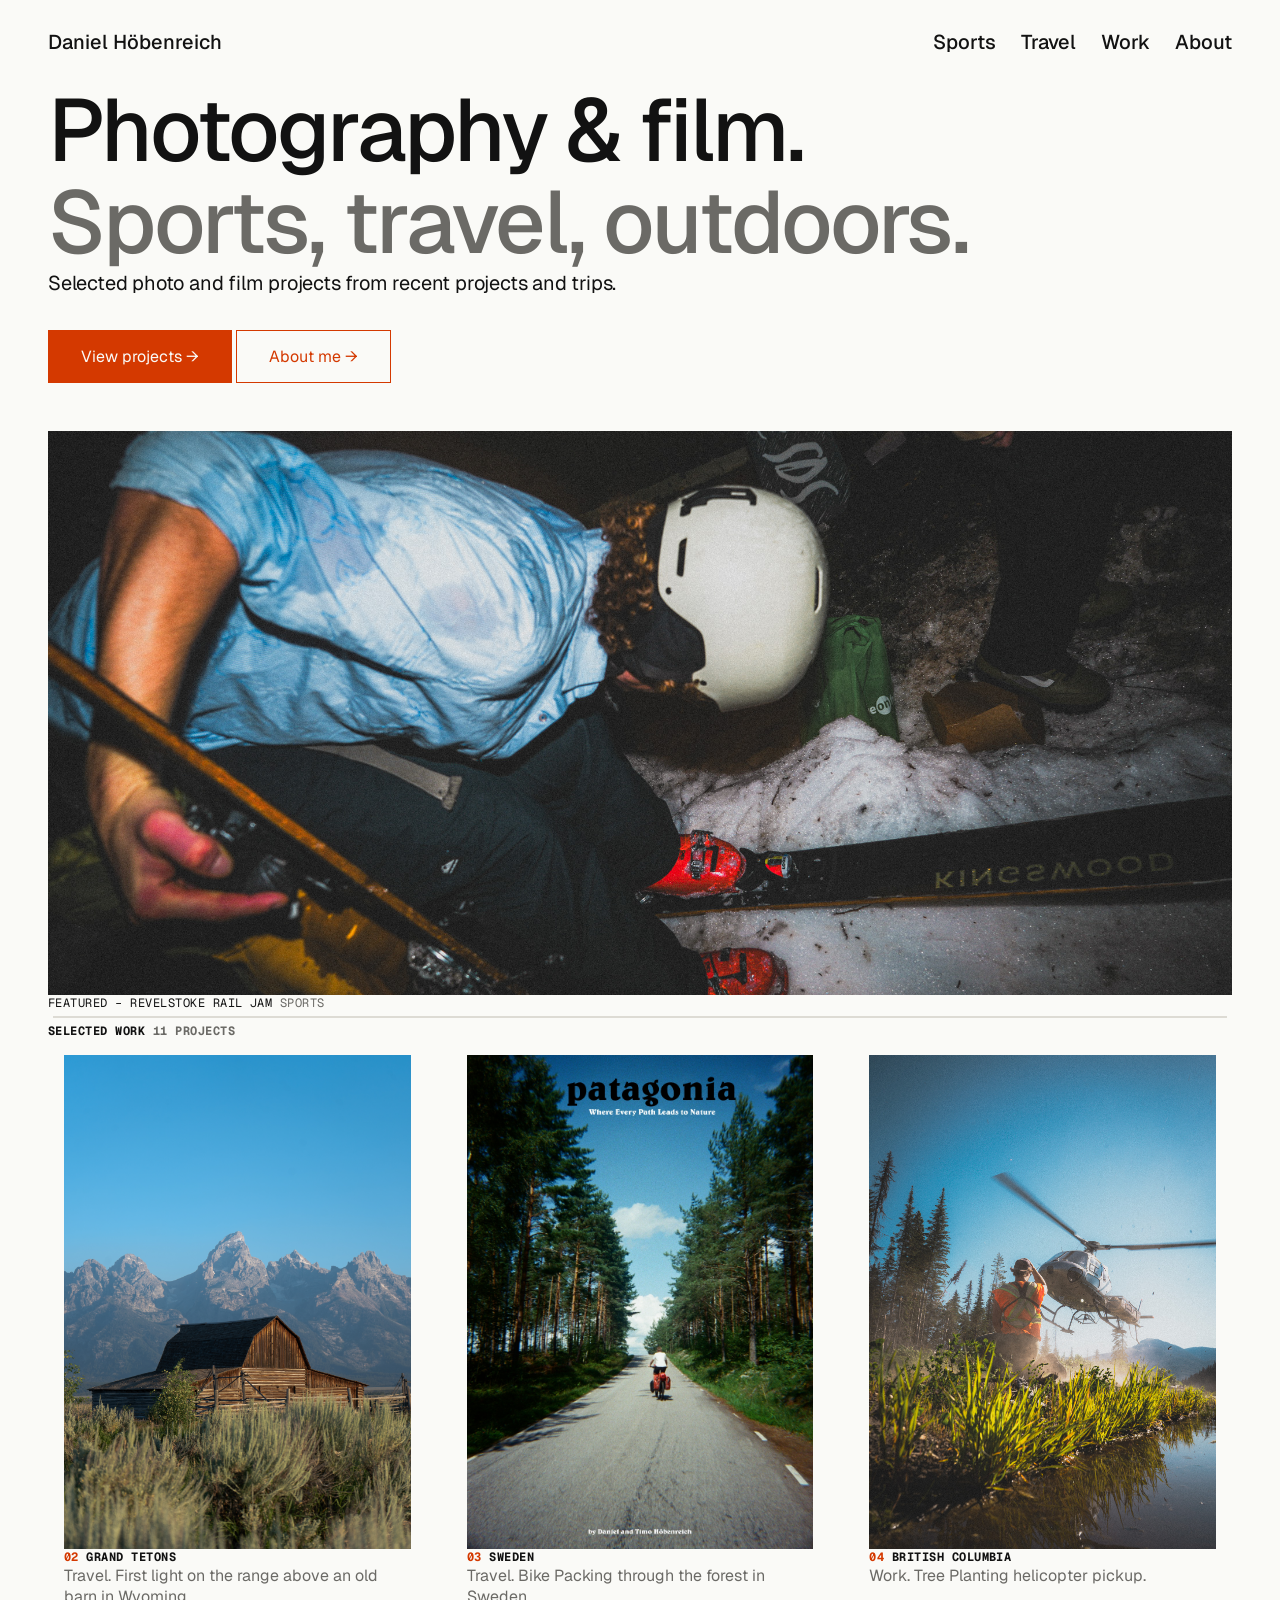
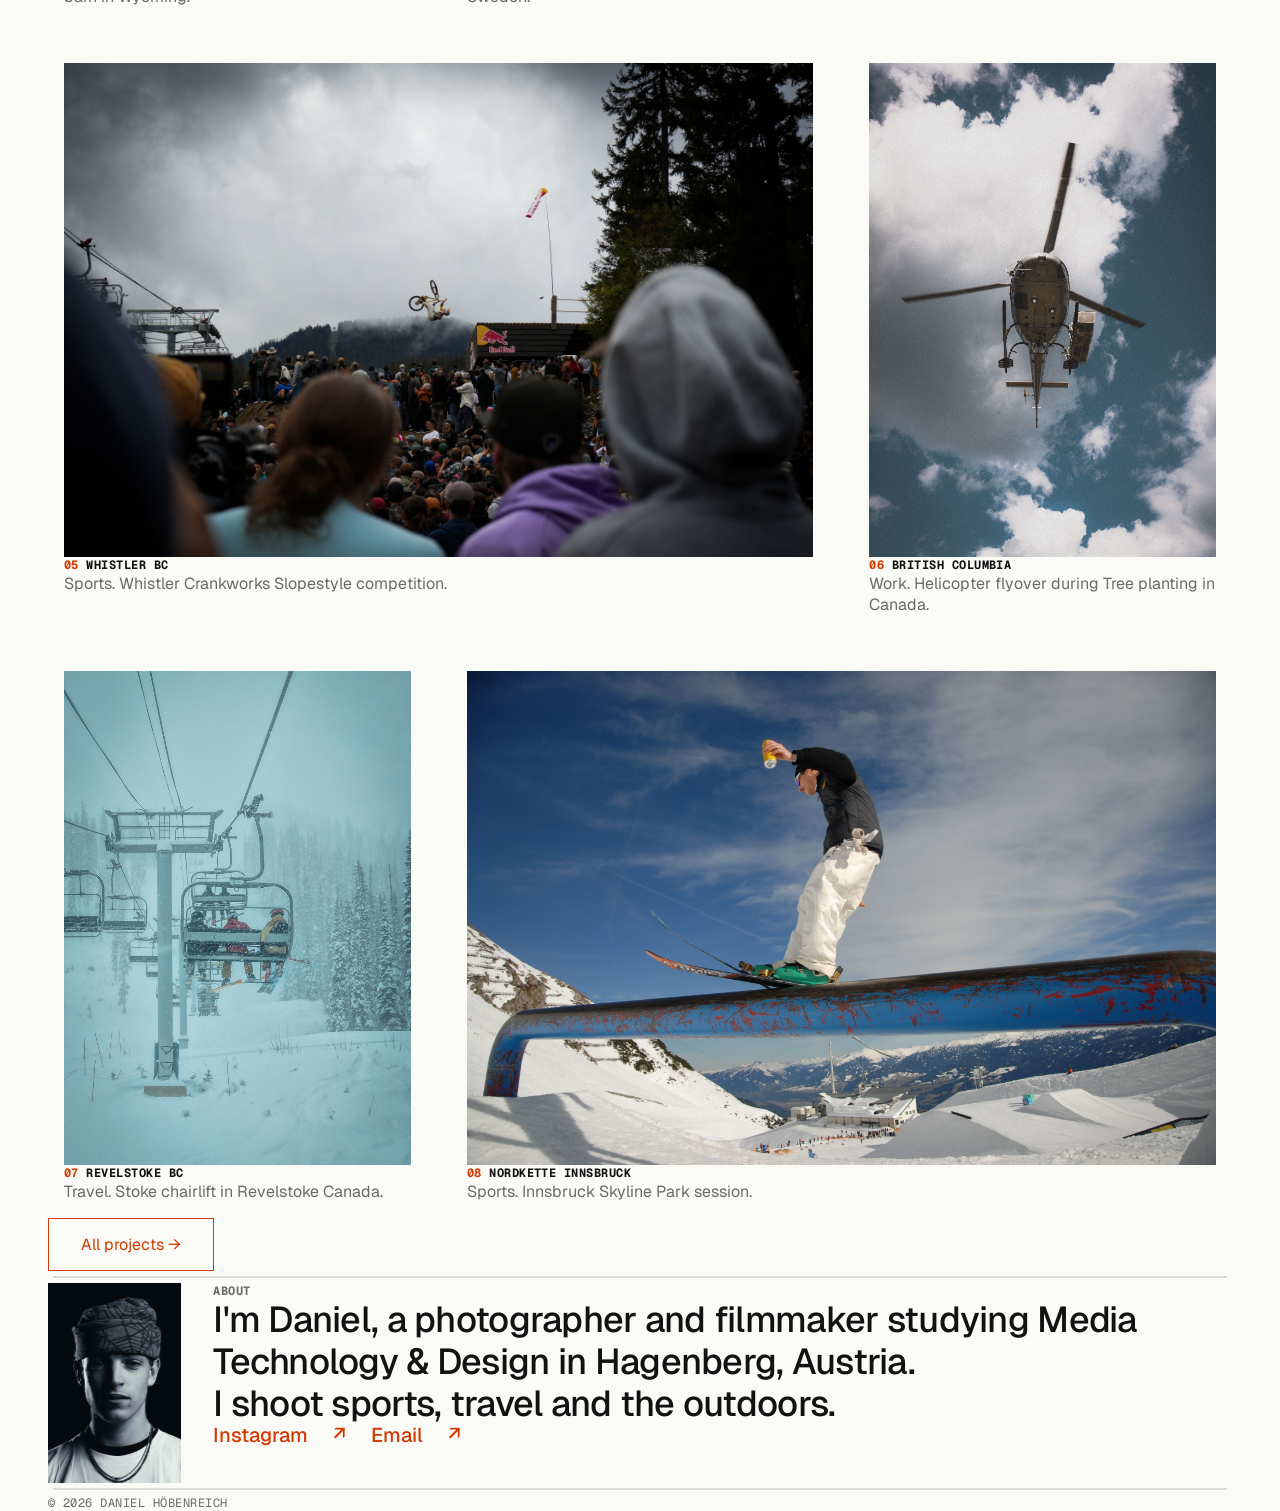
<file: index.html>
<!DOCTYPE html>
<html lang="en">
<head>
  <meta charset="UTF-8">
  <meta name="viewport" content="width=device-width, initial-scale=1.0">
  <title>Daniel Höbenreich – Photography &amp; Film</title>
  <link rel="stylesheet" href="https://fonts.googleapis.com/css2?family=Geist:wght@400;500&family=Geist+Mono&display=swap">
  <link rel="stylesheet" href="css/styles.css?v=3">
  <script src="js/menu.js?v=3" defer></script>
</head>
<body>

<!-- HEADER -->
<header class="text-header">
  <div class="topbar">
    <a href="index.html">Daniel Höbenreich</a>
    <button class="menu-button" type="button" aria-expanded="false" aria-controls="main-nav" aria-label="Open menu">
      <span></span><span></span><span></span>
    </button>
    <nav class="text-nav" id="main-nav" aria-label="Main">
      <a href="sports.html">Sports</a>
      <a href="travel.html">Travel</a>
      <a href="work.html">Work</a>
      <a href="#about">About</a>
    </nav>
  </div>

</header>

<main>

  <!-- HERO -->
  <section class="hero">
    <h1 class="text-display-xl">
      Photography &amp; film.<br>
      <span class="text-muted">Sports, travel, outdoors.</span>
    </h1>
    <p class="text-body-l">Selected photo and film projects from recent projects and trips.</p>

    <a class="button" href="#work">View projects →</a>
    <a class="button button-outline" href="#about">About me →</a>

    <a href="Rail-Jam-project.html">
      <img src="images/rail-jam/hero.jpg" alt="Rider at the night rail jam in Revelstoke">
    </a>
    <p class="text-label">Featured – Revelstoke Rail Jam <span class="text-muted">Sports</span></p>
  <div class="divider"></div>
  </section>

  <!-- SELECTED WORK -->
  <section id="work">
    <h2 class="text-label">Selected work <span class="text-muted">11 Projects</span></h2>

    <div class="grid">
      <a class="card" href="#">
        <img src="images/projects/02-grand-tetons.jpg">
        <h3 class="text-label"><span class="text-accent">02</span> Grand Tetons</h3>
        <p class="text-muted">Travel. First light on the range above an old barn in Wyoming.</p>
      </a>

        <a class="card" href="Bikepacking-Sweden-project.html">
          <img src="images/projects/03-bikepacking.jpg">
          <h3 class="text-label"><span class="text-accent">03</span> Sweden</h3>
          <p class="text-muted">Travel. Bike Packing through the forest in Sweden.</p>
        </a>
      <a class="card card--feature" href="Tree-Planting-project.html">
        <img src="images/projects/04-TreePlantingHeliPickup.jpg">
        <h3 class="text-label"><span class="text-accent">04</span> British Columbia</h3>
        <p class="text-muted">Work. Tree Planting helicopter pickup.</p>
      </a>
      <a class="card horizontal" href="#">
        <img src="images/projects/05-WhistlerCrankworks.jpg">
        <h3 class="text-label"><span class="text-accent">05</span> Whistler BC</h3>
        <p class="text-muted">Sports. Whistler Crankworks Slopestyle competition.</p>
      </a>
      <a class="card" href="Tree-Planting-project.html">
        <img src="images/projects/06Flyover.jpg">
        <h3 class="text-label"><span class="text-accent">06</span> British Columbia</h3>
        <p class="text-muted">Work. Helicopter flyover during Tree planting in Canada.</p>
      </a>
      <a class="card" href="#">
        <img src="images/projects/07StokeChairlift.jpg">
        <h3 class="text-label"><span class="text-accent">07</span> Revelstoke BC</h3>
        <p class="text-muted">Travel. Stoke chairlift in Revelstoke Canada.</p>
      </a>
      <a class="card horizontal" href="#">
        <img src="images/projects/08SkylinePark.jpeg">
        <h3 class="text-label"><span class="text-accent">08</span> Nordkette Innsbruck</h3>
        <p class="text-muted">Sports. Innsbruck Skyline Park session.</p>
      </a>

    </div>
    <a class="button button-outline" href="#">All projects →</a>
    <div class="divider"></div>
  </section>

  <!-- ABOUT -->
  <section id="about">
    <div class="about-row">
      <img src="images/portrait.jpeg" alt="Portrait of Daniel Höbenreich">
      <div>
        <h2 class="text-label text-muted">About</h2>
        <p class="text-display-m">
          I'm Daniel, a photographer and filmmaker studying Media Technology &amp; Design
          in Hagenberg, Austria.
        </p>
        <p class="text-display-m">
          I shoot sports, travel and the outdoors.
        </p>
        <p class="text-nav">
          <a class="text-accent" href="https://www.instagram.com/daniel_hoebenreich">Instagram ↗</a>
          <a class="text-accent" href="mailto:daniel.hoebenreich@gmail.com">Email ↗</a>
        </p>
      </div>
    </div>
    <div class="divider"></div>
  </section>

</main>

<!-- FOOTER -->
<footer class="text-label">
  <p class="text-muted">© 2026 Daniel Höbenreich</p>
  <!--
  <p>
    <a href="https://www.instagram.com/daniel_hoebenreich/">Instagram</a>
    <a href="mailto:hello@example.com">Email</a>
  </p>
  -->
</footer>

</body>
</html>
</file>
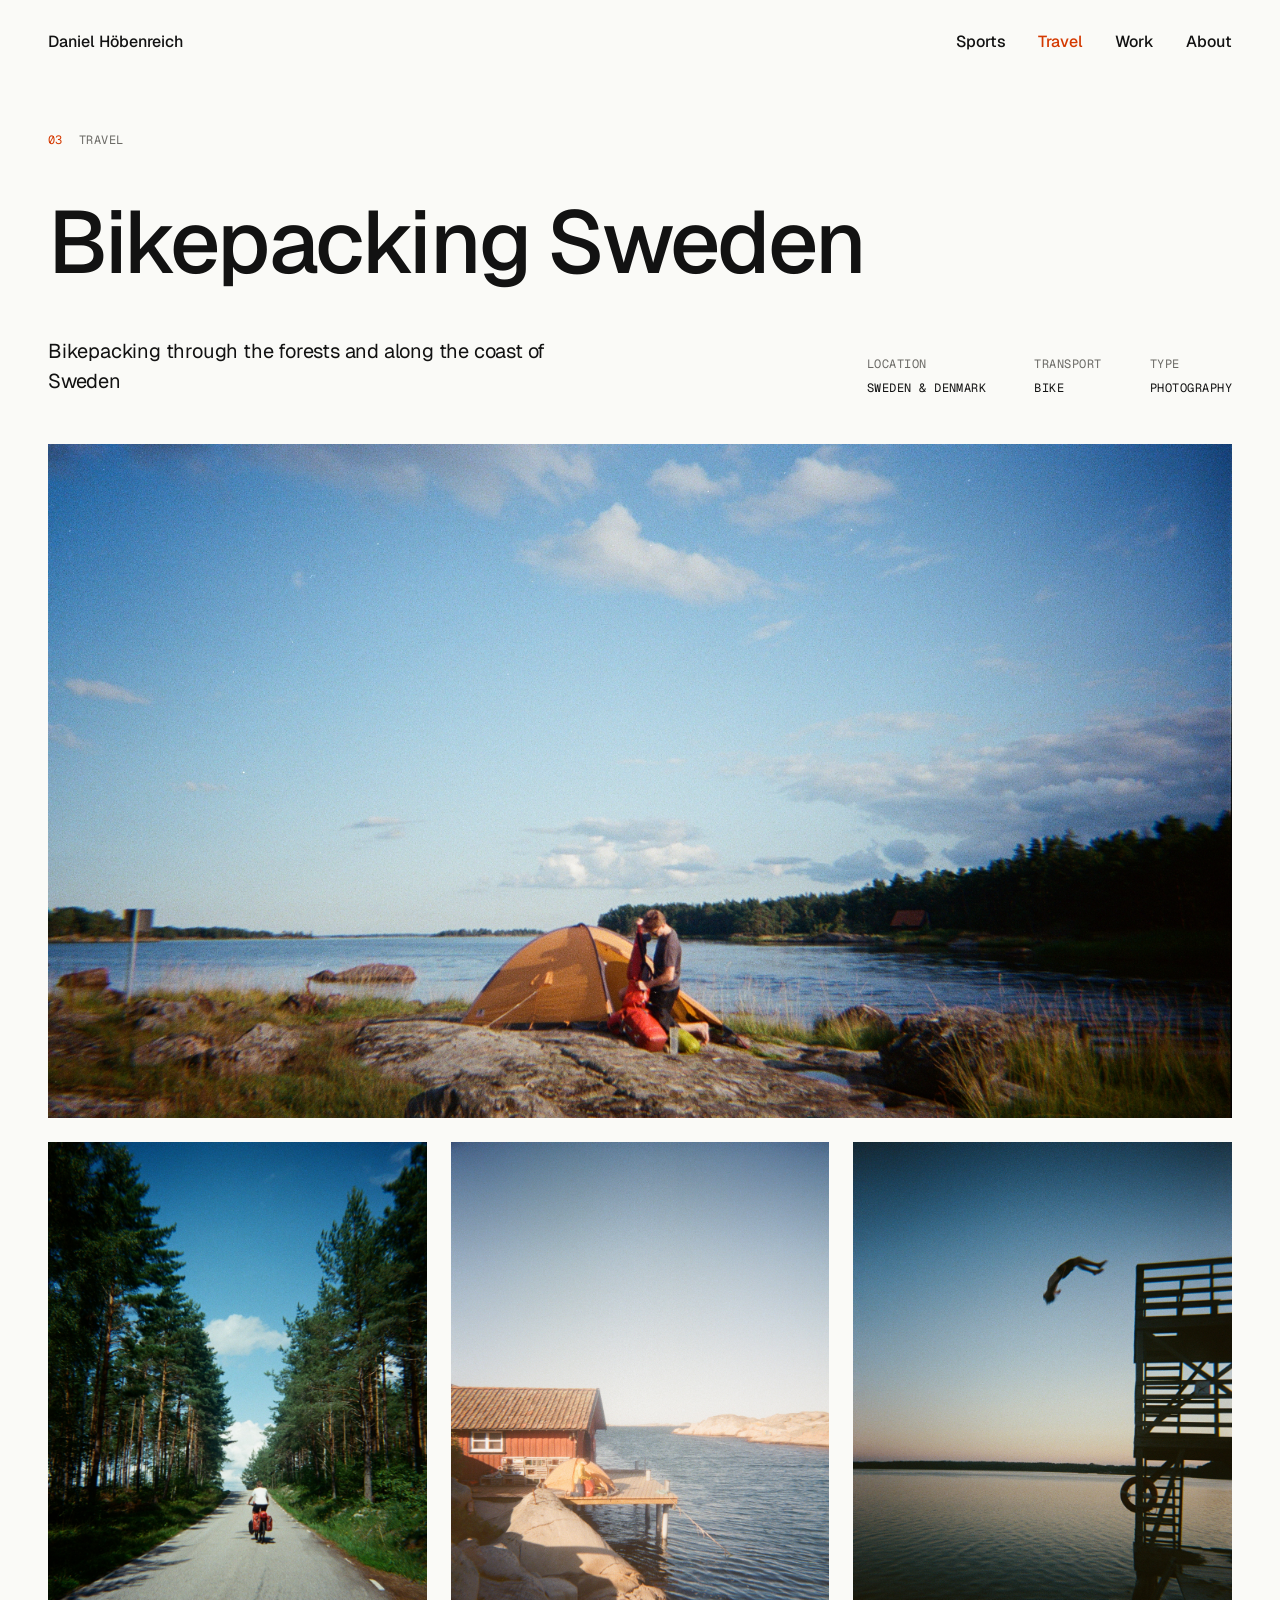
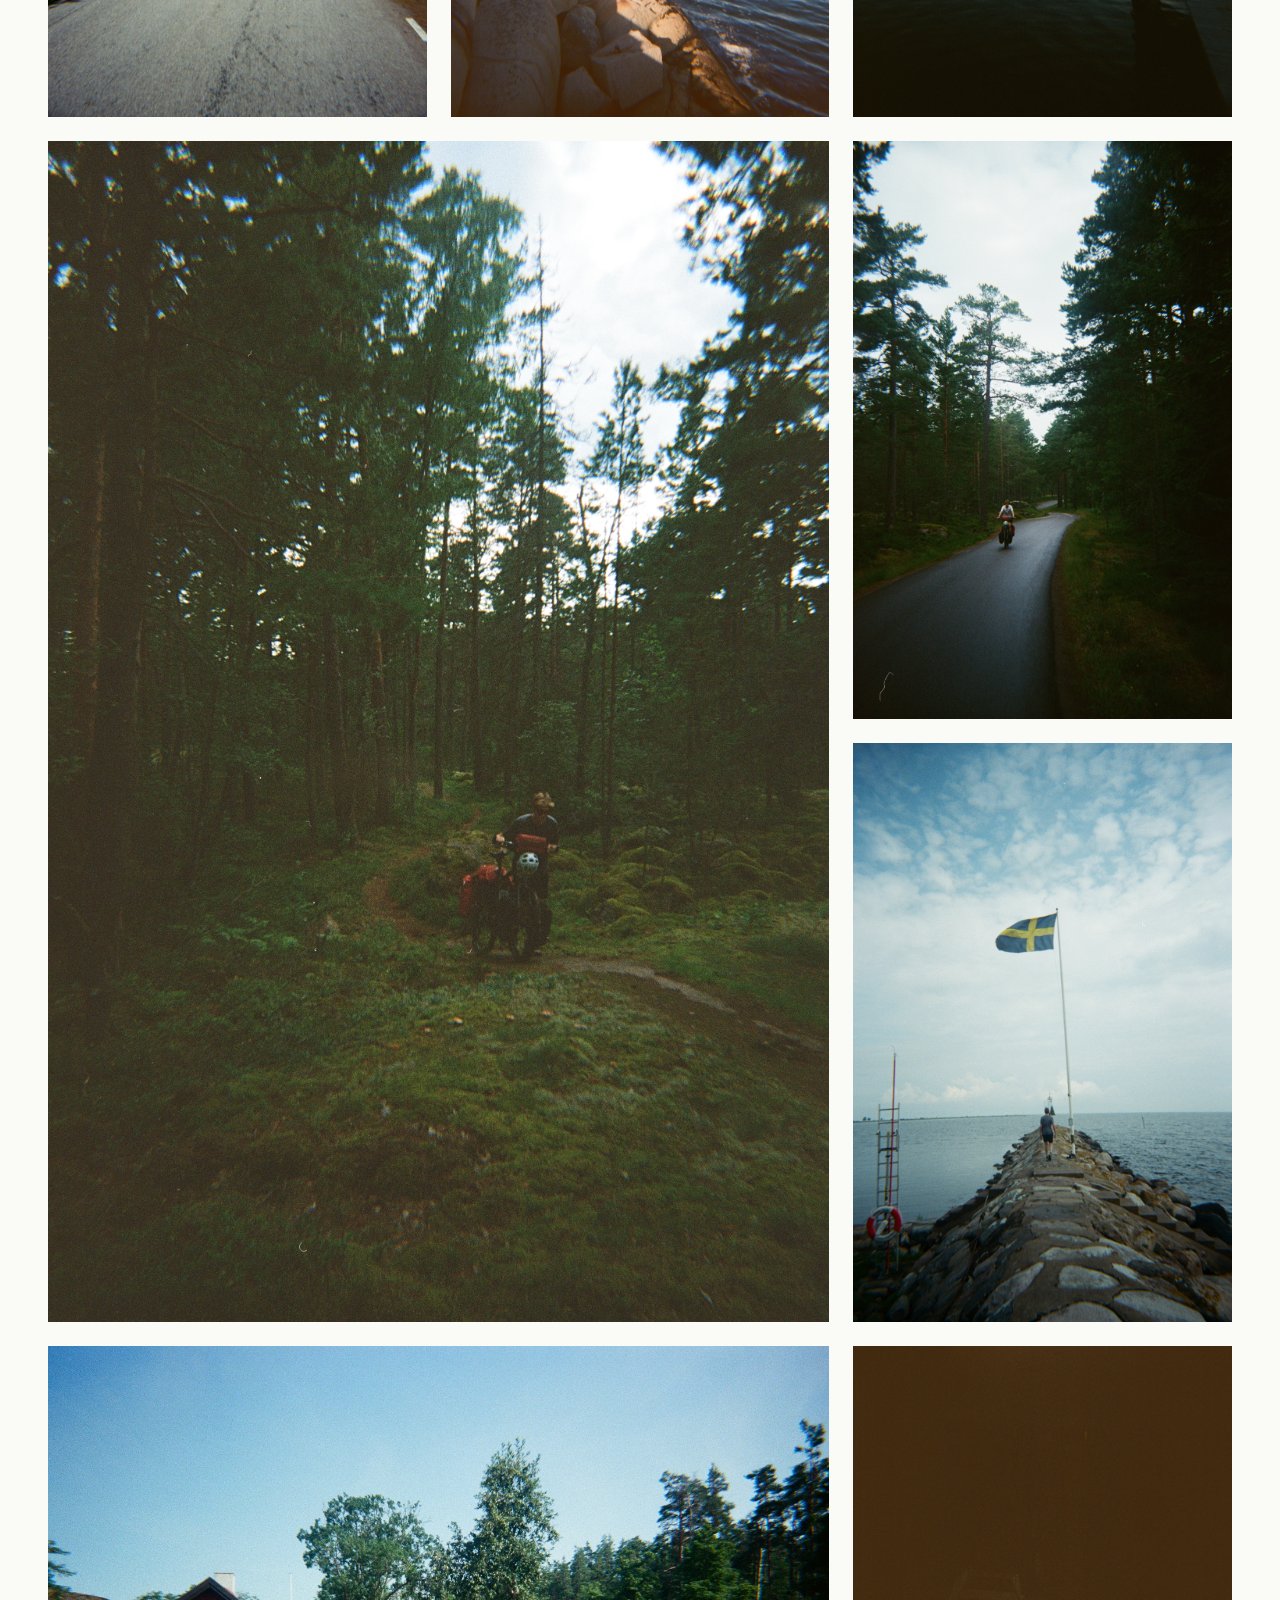
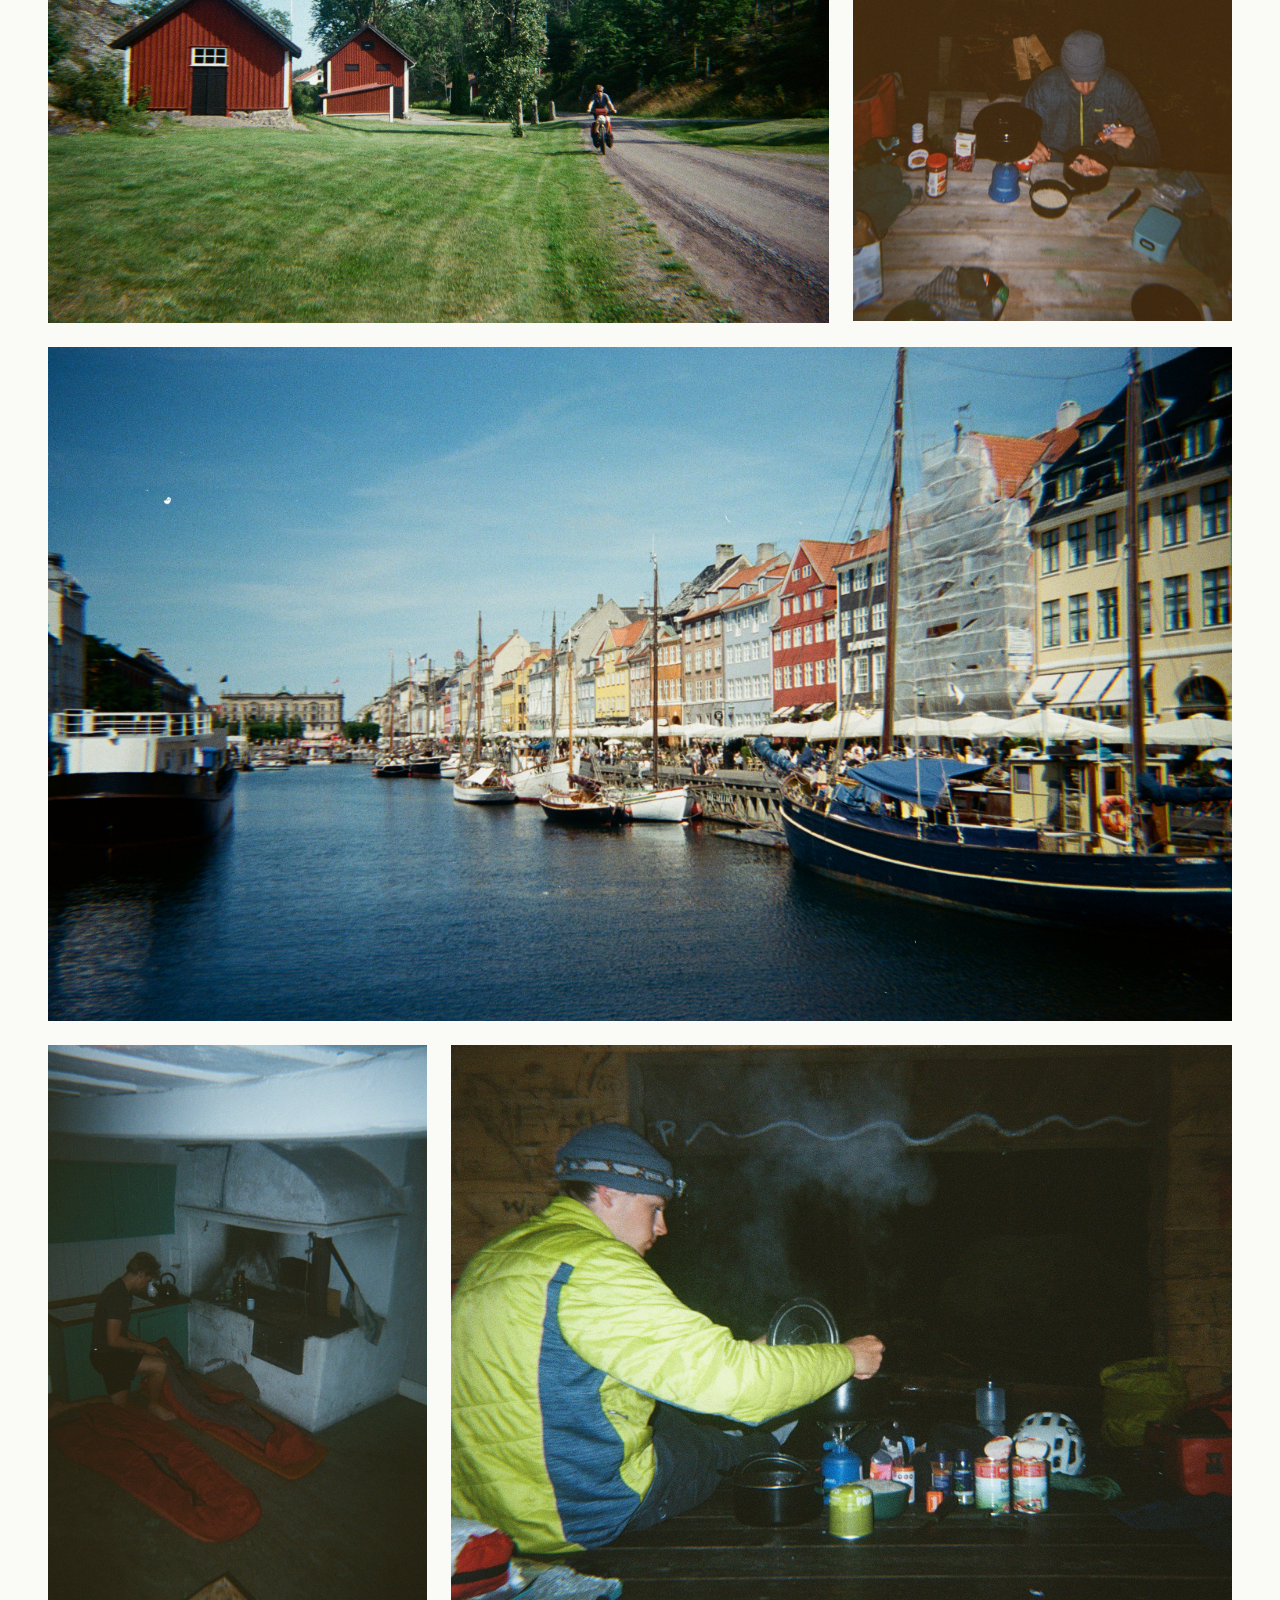
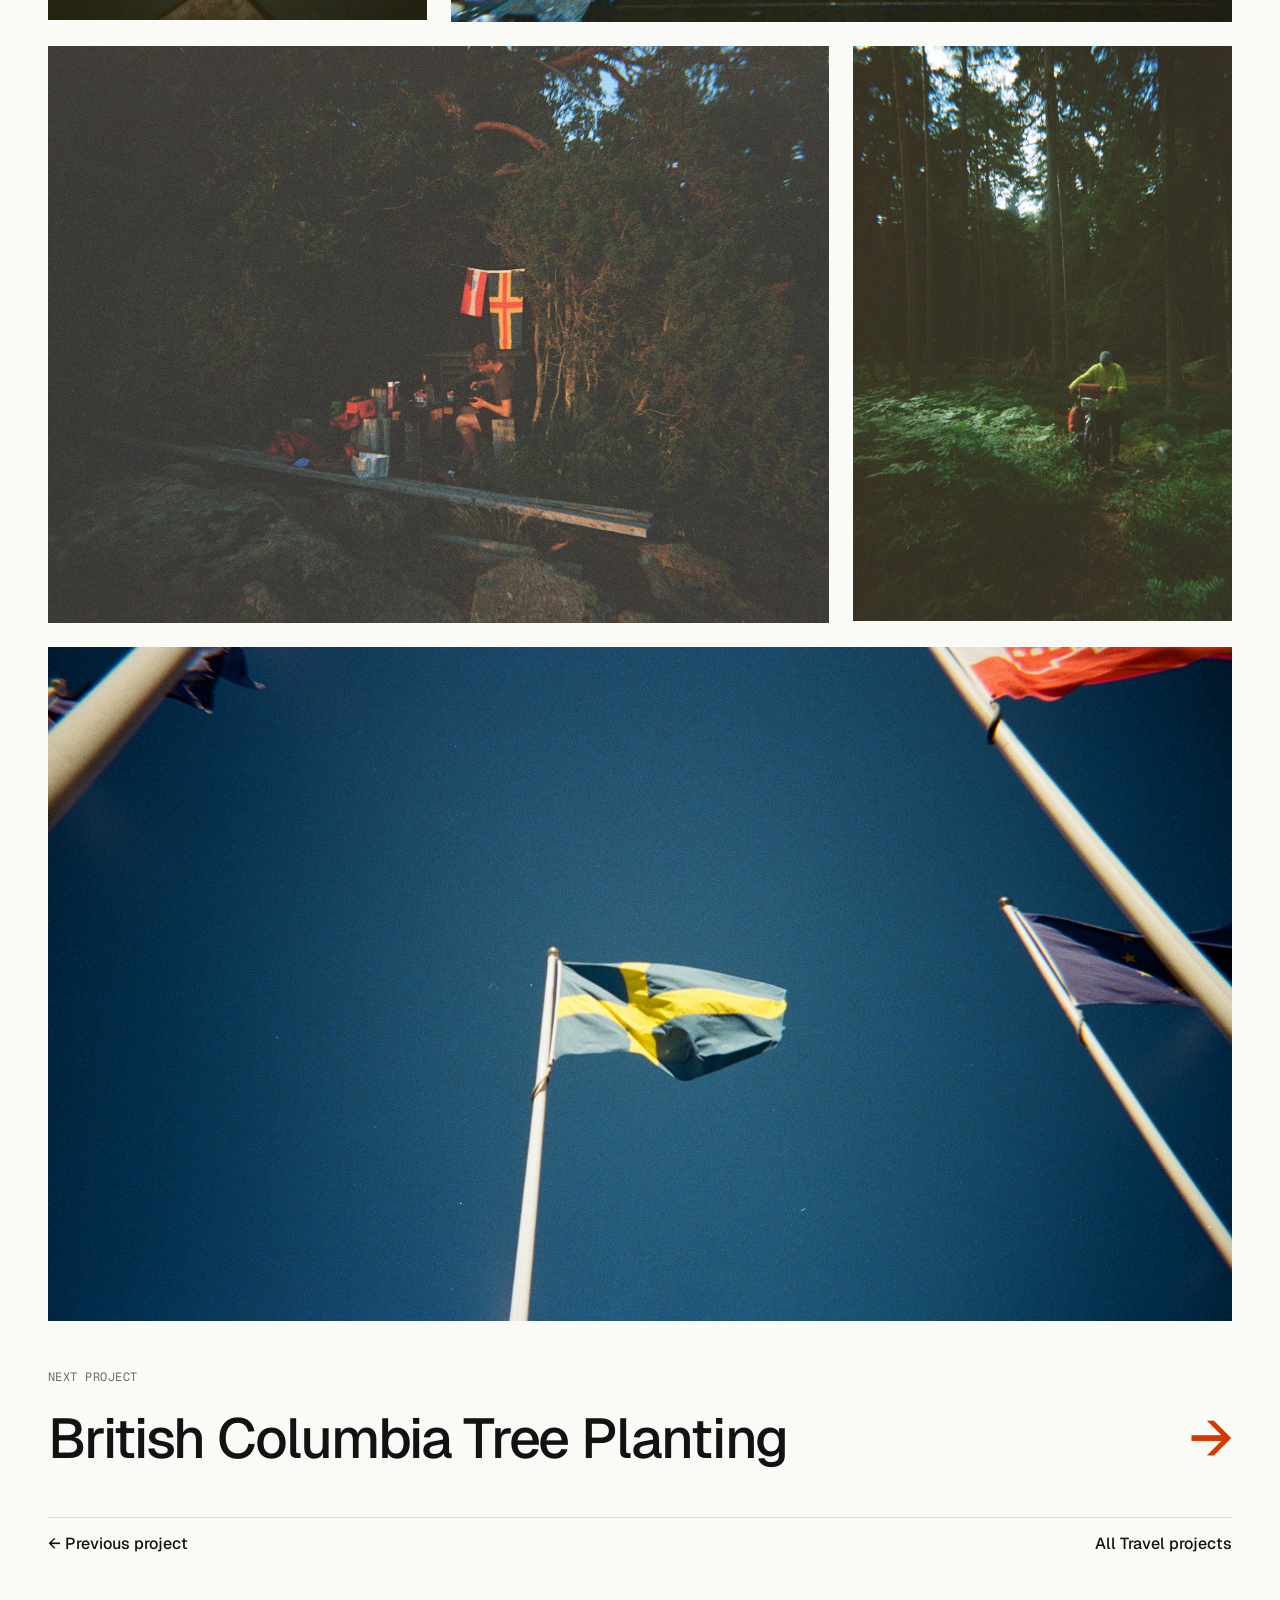
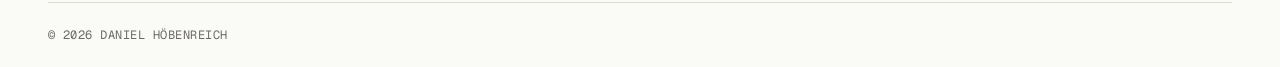
<file: Bikepacking-Sweden-project.html>
<!DOCTYPE html>
<html lang="en">
<head>
    <meta charset="UTF-8">
    <meta name="viewport" content="width=device-width, initial-scale=1">
    <title>Bikepacking Sweden – Daniel Höbenreich</title>
    <meta name="description" content="Bikepacking through the forests and along the coast of Sweden, captured through photographs.">

    <!-- Fonts: Geist + Geist Mono (Google Fonts) -->
    <link rel="preconnect" href="https://fonts.googleapis.com">
    <link rel="preconnect" href="https://fonts.gstatic.com" crossorigin>
    <link href="https://fonts.googleapis.com/css2?family=Geist:wght@400;500&family=Geist+Mono:wght@400&display=swap" rel="stylesheet">

    <link rel="stylesheet" href="css/project-styles.css?v=3">
    <script src="js/menu.js?v=3" defer></script>
</head>
<body>

<!-- Header / Desktop -->
<header class="site-header">
    <a class="site-header__name" href="index.html">Daniel Höbenreich</a>
    <button class="menu-button" type="button" aria-expanded="false" aria-controls="main-nav" aria-label="Open menu">
        <span></span><span></span><span></span>
    </button>
    <nav id="main-nav" aria-label="Main">
        <ul class="site-nav">
            <li><a href="sports.html">Sports</a></li>
            <li><a class="is-active" href="travel.html">Travel</a></li>
            <li><a href="work.html">Work</a></li>
            <li><a href="about.html">About</a></li>
        </ul>
    </nav>
</header>

<main>

    <!-- Project intro -->
    <section class="project-intro">
        <p class="project-index">
            <span class="project-index__number">03</span>
            <span>Travel</span>
        </p>

        <h1 class="project-title">Bikepacking Sweden</h1>

        <div class="project-summary">
            <p class="project-description">Bikepacking through the forests and along the coast of Sweden</p>

            <dl class="project-meta">
                <div>
                    <dt>Location</dt>
                    <dd>Sweden &amp; Denmark</dd>
                </div>
                <div>
                    <dt>Transport</dt>
                    <dd>Bike</dd>
                </div>
                <div>
                    <dt>Type</dt>
                    <dd>Photography</dd>
                </div>
            </dl>
        </div>
    </section>

    <!-- Hero -->
    <div class="project-hero">
        <img src="images/Bikepacking-Scandinavia/96590002.jpg" alt="Tent pitched on the rocks by the sea" fetchpriority="high">
    </div>

    <!-- Gallery: 3-column grid.
         Row 1: 3 portraits.
         Row 2: feature photo spans 2 columns × 2 rows, 2 photos stacked beside it.
         Then landscape photos span 2 columns (--wide) or the full width (--full). -->
    <section class="gallery" aria-label="Photos">
        <div class="gallery__photo">
            <img src="images/Bikepacking-Scandinavia/96590017.jpg" alt="Cyclist with loaded bike on a straight road through the pines" loading="lazy">
        </div>
        <div class="gallery__photo gallery__photo--half">
            <img src="images/Bikepacking-Scandinavia/82180024.jpg" alt="Red boathouse on the rocks by the water" loading="lazy">
        </div>
        <div class="gallery__photo gallery__photo--half">
            <img src="images/Bikepacking-Scandinavia/96610014.jpg" alt="Backflip off a jumping tower into the lake at sunset" loading="lazy">
        </div>

        <div class="gallery__photo gallery__photo--feature">
            <img src="images/Bikepacking-Scandinavia/96600035.jpg" alt="Loaded bike on a trail in the dark forest" loading="lazy">
        </div>
        <div class="gallery__photo gallery__photo--stack">
            <img src="images/Bikepacking-Scandinavia/96590016.jpg" alt="Cyclist on a forest road under tall trees" loading="lazy">
        </div>
        <div class="gallery__photo gallery__photo--stack">
            <img src="images/Bikepacking-Scandinavia/96600023.jpg" alt="Swedish flag at the end of a stone pier" loading="lazy">
        </div>

        <div class="gallery__photo gallery__photo--wide">
            <img src="images/Bikepacking-Scandinavia/96590013.jpg" alt="Cyclist riding past red wooden houses" loading="lazy">
        </div>
        <div class="gallery__photo">
            <img src="images/Bikepacking-Scandinavia/82180006.jpg" alt="Cooking dinner at a wooden table at night" loading="lazy">
        </div>

        <div class="gallery__photo gallery__photo--full">
            <img src="images/Bikepacking-Scandinavia/96600002.jpg" alt="Colourful houses and boats along the Nyhavn canal in Copenhagen" loading="lazy">
        </div>

        <div class="gallery__photo">
            <img src="images/Bikepacking-Scandinavia/96610024.jpg" alt="Sleeping mats laid out in an old hut by the stove" loading="lazy">
        </div>
        <div class="gallery__photo gallery__photo--wide">
            <img src="images/Bikepacking-Scandinavia/96610033.jpg" alt="Boiling water on a camping stove in a shelter" loading="lazy">
        </div>

        <div class="gallery__photo gallery__photo--wide">
            <img src="images/Bikepacking-Scandinavia/96610021.jpg" alt="Evening camp under the trees with a Danish flag" loading="lazy">
        </div>
        <div class="gallery__photo">
            <img src="images/Bikepacking-Scandinavia/96610039.jpg" alt="Pushing the bike through ferns in the forest" loading="lazy">
        </div>

        <div class="gallery__photo gallery__photo--full">
            <img src="images/Bikepacking-Scandinavia/96600008.jpg" alt="Swedish flag against a deep blue sky" loading="lazy">
        </div>
    </section>

    <!-- Project navigation -->
    <nav class="project-nav" aria-label="Project navigation">
        <p class="label">Next project</p>

        <a class="next-project" href="Tree-Planting-project.html">
            <span class="next-project__title">British Columbia Tree Planting</span>
            <span class="next-project__arrow" aria-hidden="true">→</span>
        </a>

        <div class="project-nav__links">
            <a href="#">← Previous project</a>
            <a href="travel.html">All Travel projects</a>
        </div>
    </nav>

</main>

<!-- Footer / Desktop -->
<footer class="site-footer">
    <p class="label">© 2026 Daniel Höbenreich</p>
</footer>

</body>
</html>
</file>
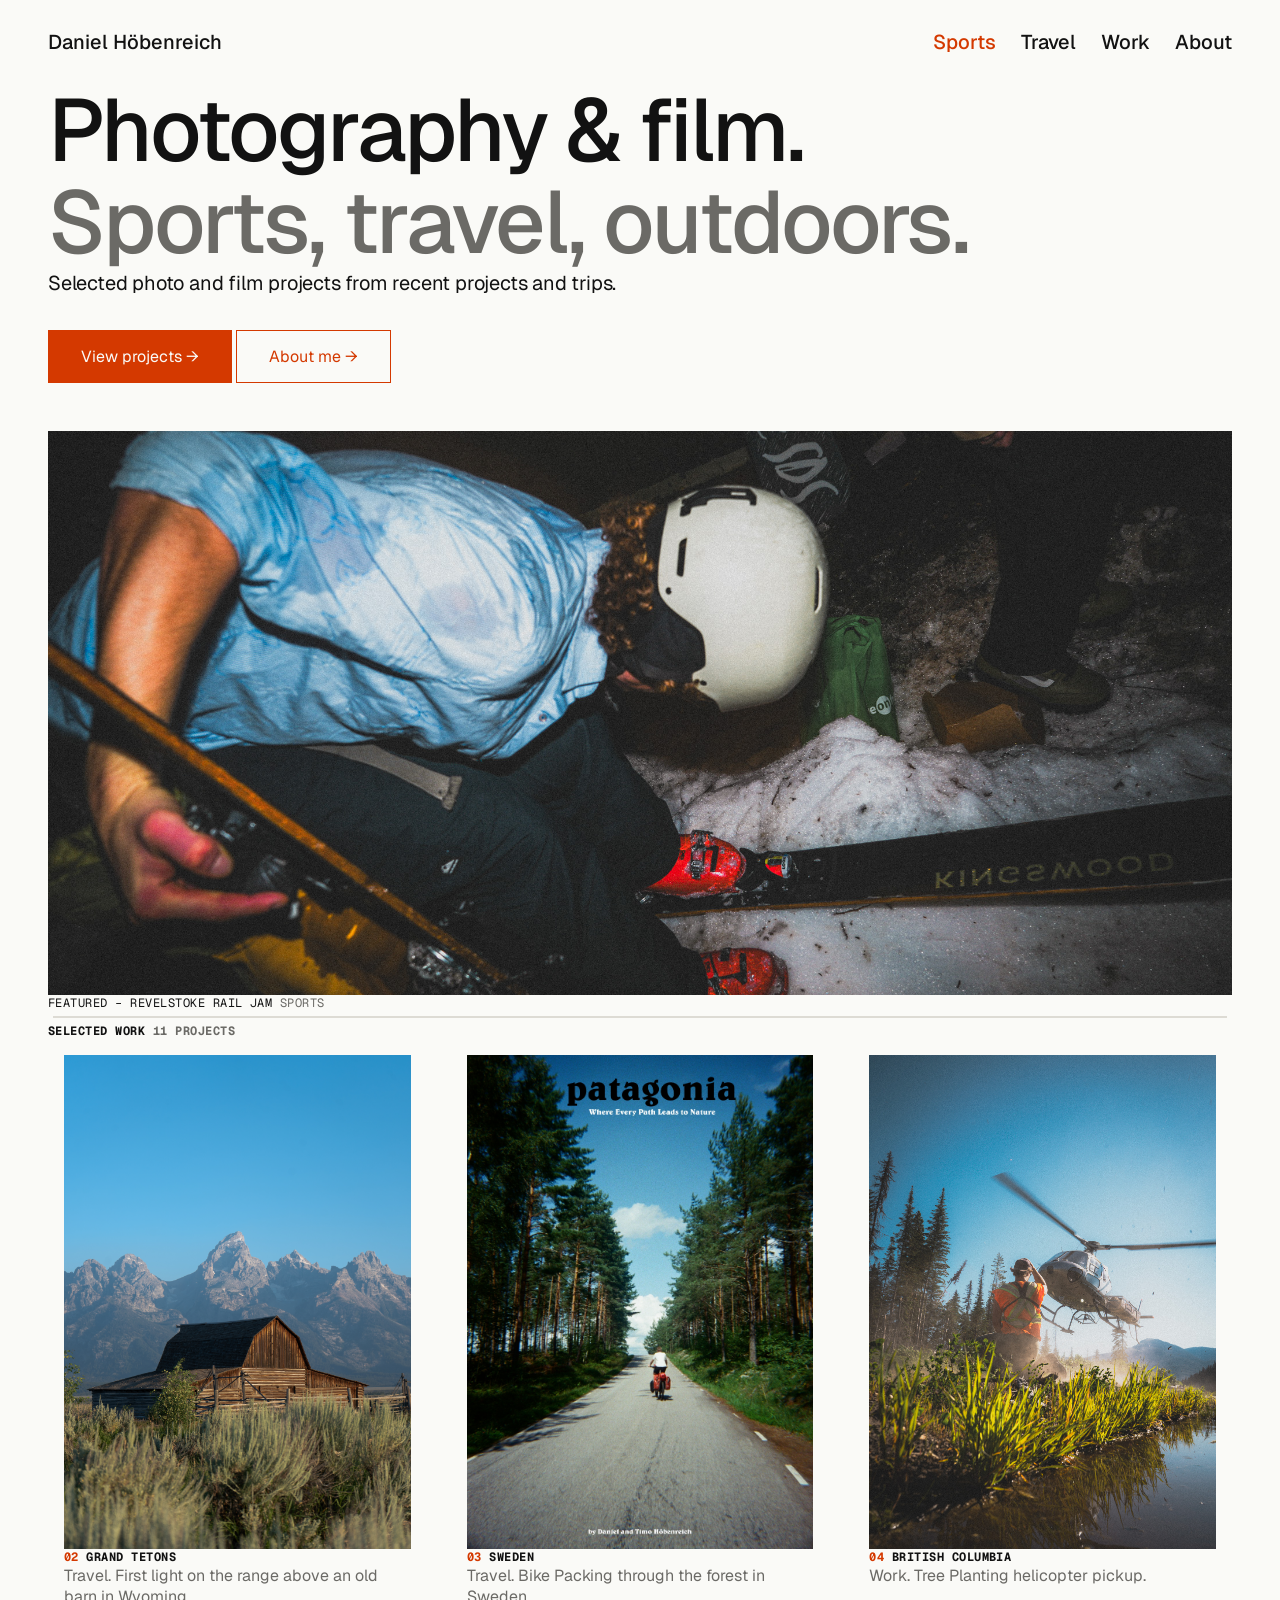
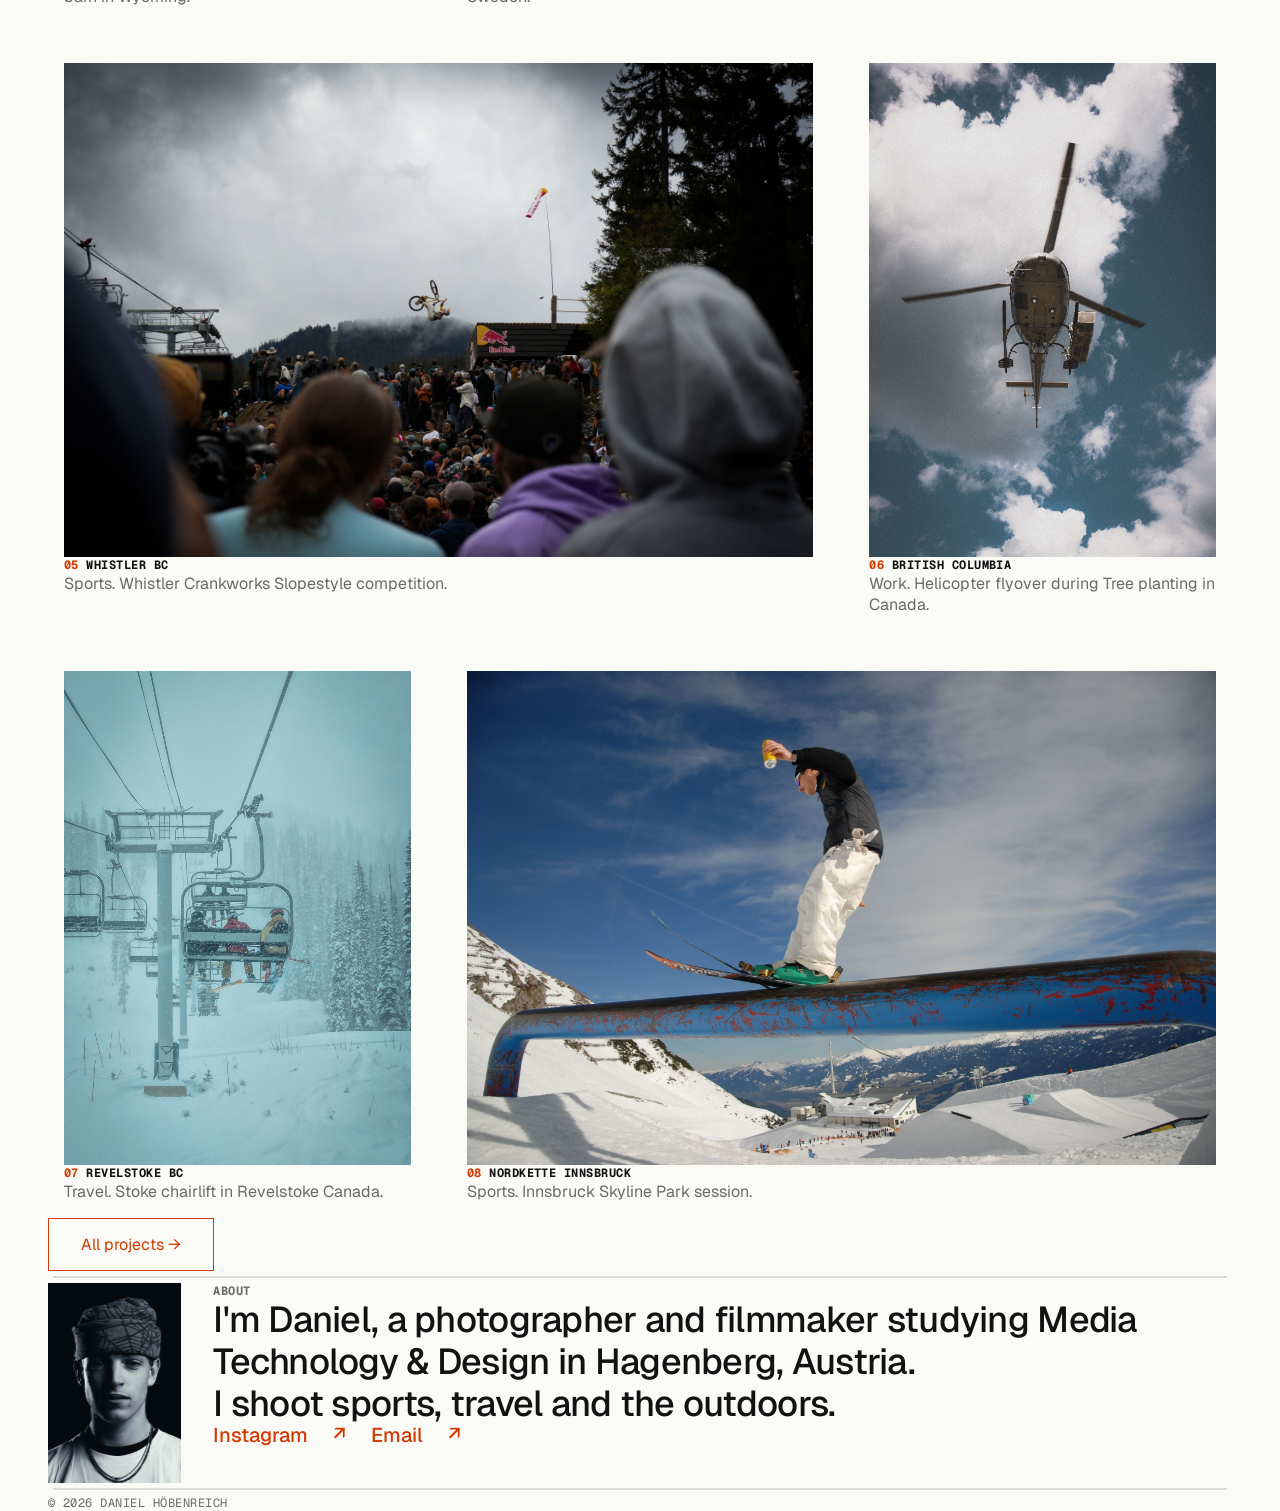
<file: home.html>
<!DOCTYPE html>
<html lang="en">
<head>
  <meta charset="UTF-8">
  <meta name="viewport" content="width=device-width, initial-scale=1.0">
  <title>Daniel Höbenreich – Photography &amp; Film</title>
  <link rel="stylesheet" href="https://fonts.googleapis.com/css2?family=Geist:wght@400;500&family=Geist+Mono&display=swap">
  <link rel="stylesheet" href="css/styles.css">
</head>
<body>

<!-- HEADER -->
<header class="text-header">
  <div class="topbar">
    <a href="home.html">Daniel Höbenreich</a>
    <nav class="text-nav">
      <a class="text-accent" href="sports.html">Sports</a>
      <a href="travel.html">Travel</a>
      <a href="work.html">Work</a>
      <a href="#about">About</a>
    </nav>
  </div>

</header>

<main>

  <!-- HERO -->
  <section class="hero">
    <h1 class="text-display-xl">
      Photography &amp; film.<br>
      <span class="text-muted">Sports, travel, outdoors.</span>
    </h1>
    <p class="text-body-l">Selected photo and film projects from recent projects and trips.</p>

    <a class="button" href="#work">View projects →</a>
    <a class="button button-outline" href="#about">About me →</a>

    <a href="Rail-Jam-project.html">
      <img src="images/rail-jam/hero.jpg" alt="Rider at the night rail jam in Revelstoke">
    </a>
    <p class="text-label">Featured – Revelstoke Rail Jam <span class="text-muted">Sports</span></p>
  <div class="divider"></div>
  </section>

  <!-- SELECTED WORK -->
  <section id="work">
    <h2 class="text-label">Selected work <span class="text-muted">11 Projects</span></h2>

    <div class="grid">
      <a class="card" href="#">
        <img src="images/projects/02-grand-tetons.jpg">
        <h3 class="text-label"><span class="text-accent">02</span> Grand Tetons</h3>
        <p class="text-muted">Travel. First light on the range above an old barn in Wyoming.</p>
      </a>

        <a class="card" href="Bikepacking-Sweden-project.html">
          <img src="images/projects/03-bikepacking.jpg">
          <h3 class="text-label"><span class="text-accent">03</span> Sweden</h3>
          <p class="text-muted">Travel. Bike Packing through the forest in Sweden.</p>
        </a>
      <a class="card" href="Tree-Planting-project.html">
        <img src="images/projects/04-TreePlantingHeliPickup.jpg">
        <h3 class="text-label"><span class="text-accent">04</span> British Columbia</h3>
        <p class="text-muted">Work. Tree Planting helicopter pickup.</p>
      </a>
      <a class="card horizontal" href="#">
        <img src="images/projects/05-WhistlerCrankworks.jpg">
        <h3 class="text-label"><span class="text-accent">05</span> Whistler BC</h3>
        <p class="text-muted">Sports. Whistler Crankworks Slopestyle competition.</p>
      </a>
      <a class="card" href="Tree-Planting-project.html">
        <img src="images/projects/06Flyover.jpg">
        <h3 class="text-label"><span class="text-accent">06</span> British Columbia</h3>
        <p class="text-muted">Work. Helicopter flyover during Tree planting in Canada.</p>
      </a>
      <a class="card" href="#">
        <img src="images/projects/07StokeChairlift.jpg">
        <h3 class="text-label"><span class="text-accent">07</span> Revelstoke BC</h3>
        <p class="text-muted">Travel. Stoke chairlift in Revelstoke Canada.</p>
      </a>
      <a class="card horizontal" href="#">
        <img src="images/projects/08SkylinePark.jpeg">
        <h3 class="text-label"><span class="text-accent">08</span> Nordkette Innsbruck</h3>
        <p class="text-muted">Sports. Innsbruck Skyline Park session.</p>
      </a>

    </div>
    <a class="button button-outline" href="#">All projects →</a>
    <div class="divider"></div>
  </section>

  <!-- ABOUT -->
  <section id="about">
    <div class="about-row">
      <img src="images/portrait.jpeg" alt="Portrait of Daniel Höbenreich">
      <div>
        <h2 class="text-label text-muted">About</h2>
        <p class="text-display-m">
          I'm Daniel, a photographer and filmmaker studying Media Technology &amp; Design
          in Hagenberg, Austria.
        </p>
        <p class="text-display-m">
          I shoot sports, travel and the outdoors.
        </p>
        <p class="text-nav">
          <a class="text-accent" href="https://www.instagram.com/daniel_hoebenreich">Instagram ↗</a>
          <a class="text-accent" href="mailto:daniel.hoebenreich@gmail.com">Email ↗</a>
        </p>
      </div>
    </div>
    <div class="divider"></div>
  </section>

</main>

<!-- FOOTER -->
<footer class="text-label">
  <p class="text-muted">© 2026 Daniel Höbenreich</p>
  <!--
  <p>
    <a href="https://www.instagram.com/daniel_hoebenreich/">Instagram</a>
    <a href="mailto:hello@example.com">Email</a>
  </p>
  -->
</footer>

</body>
</html>
</file>
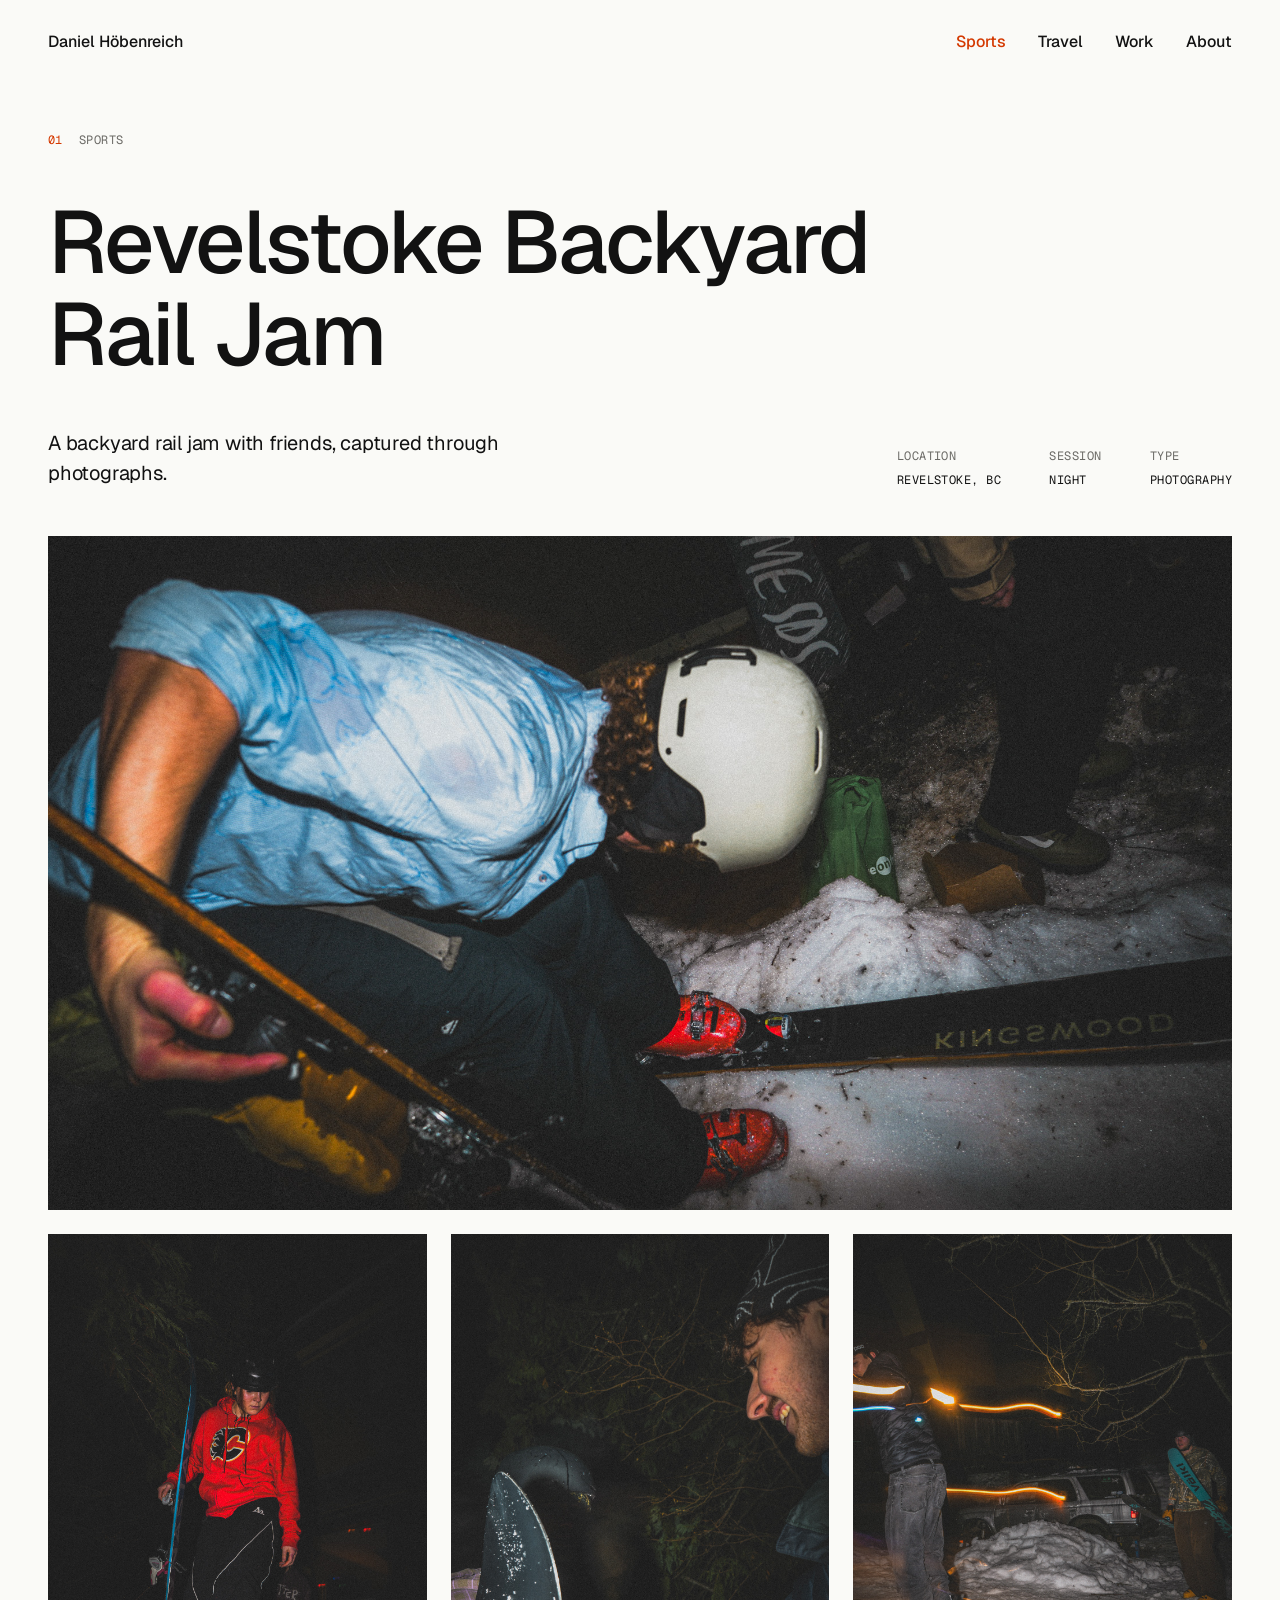
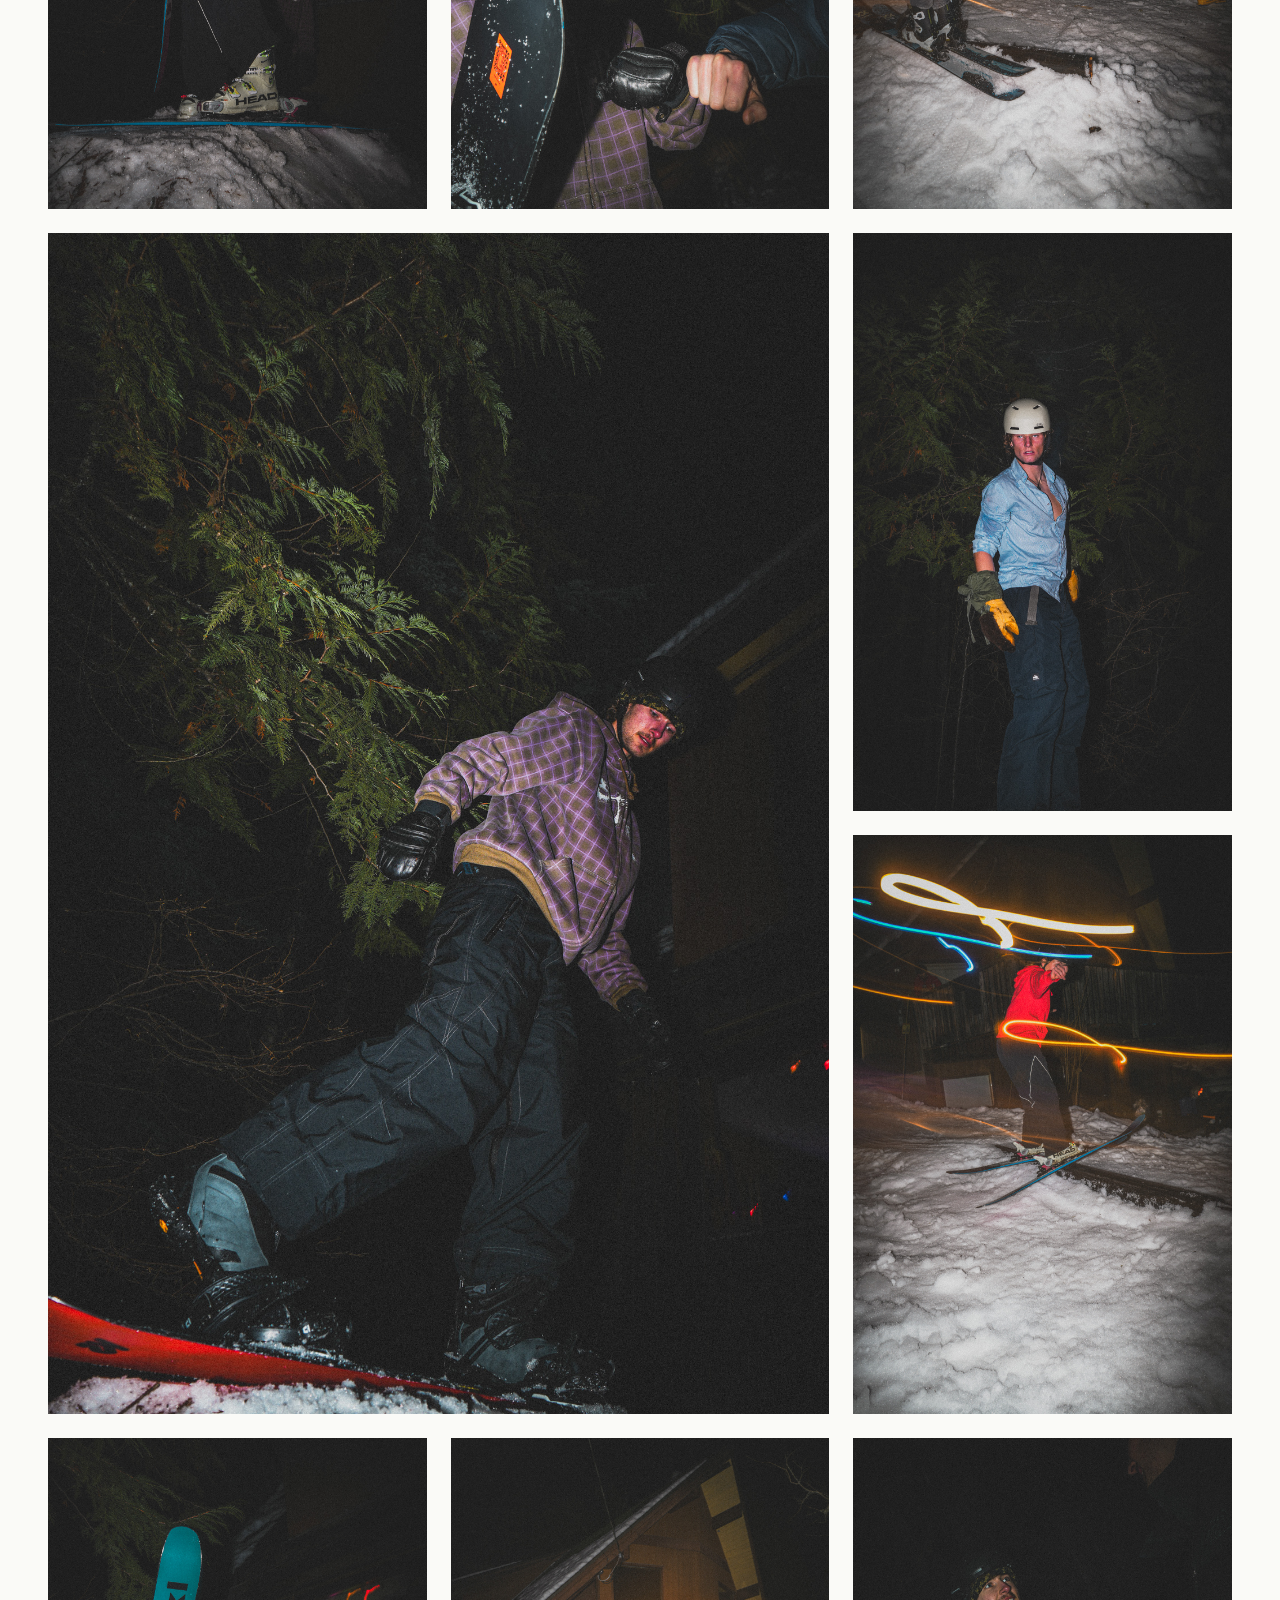
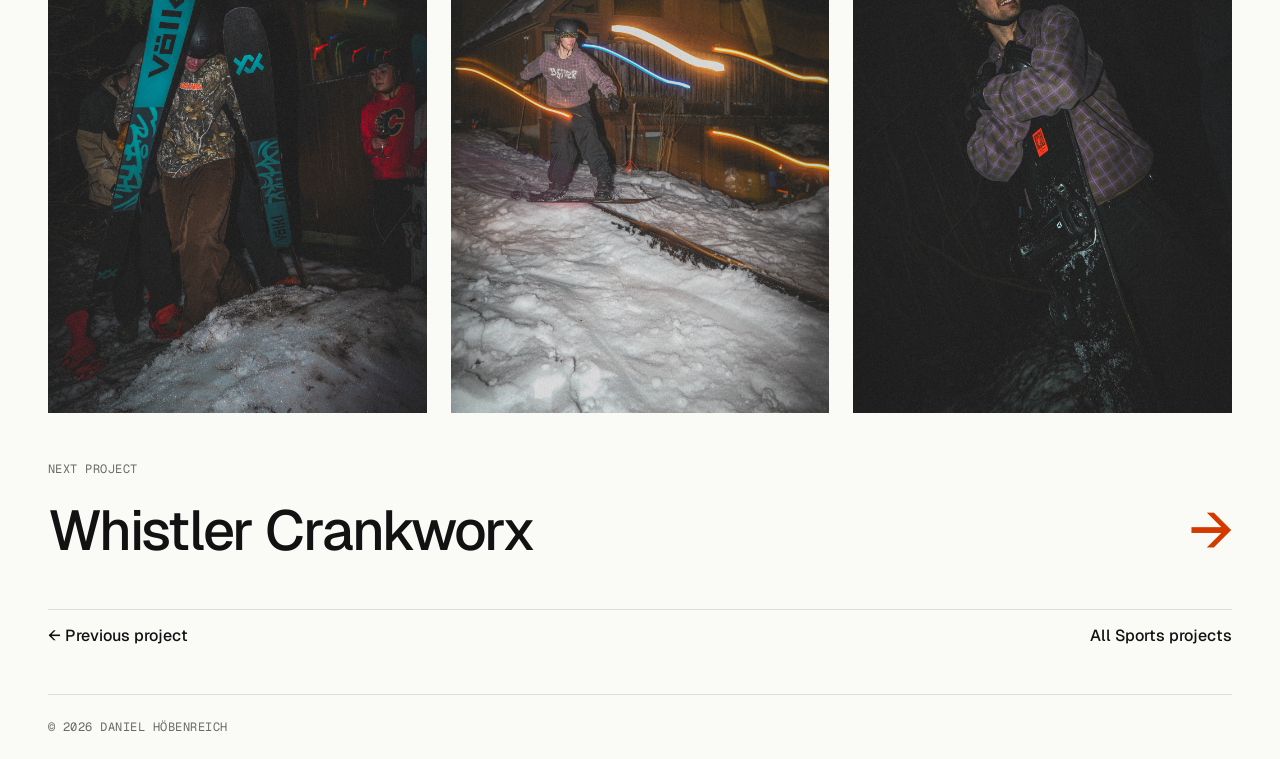
<file: Rail-Jam-project.html>
<!DOCTYPE html>
<html lang="en">
<head>
    <meta charset="UTF-8">
    <meta name="viewport" content="width=device-width, initial-scale=1">
    <title>Revelstoke Backyard Rail Jam – Daniel Höbenreich</title>
    <meta name="description" content="A backyard rail jam with friends, captured through photographs.">

    <!-- Fonts: Geist + Geist Mono (Google Fonts) -->
    <link rel="preconnect" href="https://fonts.googleapis.com">
    <link rel="preconnect" href="https://fonts.gstatic.com" crossorigin>
    <link href="https://fonts.googleapis.com/css2?family=Geist:wght@400;500&family=Geist+Mono:wght@400&display=swap" rel="stylesheet">

    <link rel="stylesheet" href="css/project-styles.css?v=3">
    <script src="js/menu.js?v=3" defer></script>
</head>
<body>

<!-- Header / Desktop -->
<header class="site-header">
    <a class="site-header__name" href="index.html">Daniel Höbenreich</a>
    <button class="menu-button" type="button" aria-expanded="false" aria-controls="main-nav" aria-label="Open menu">
        <span></span><span></span><span></span>
    </button>
    <nav id="main-nav" aria-label="Main">
        <ul class="site-nav">
            <li><a class="is-active" href="sports.html">Sports</a></li>
            <li><a href="travel.html">Travel</a></li>
            <li><a href="work.html">Work</a></li>
            <li><a href="about.html">About</a></li>
        </ul>
    </nav>
</header>

<main>

    <!-- Project intro -->
    <section class="project-intro">
        <p class="project-index">
            <span class="project-index__number">01</span>
            <span>Sports</span>
        </p>

        <h1 class="project-title">Revelstoke Backyard Rail Jam</h1>

        <div class="project-summary">
            <p class="project-description">A backyard rail jam with friends, captured through photographs.</p>

            <dl class="project-meta">
                <div>
                    <dt>Location</dt>
                    <dd>Revelstoke, BC</dd>
                </div>
                <div>
                    <dt>Session</dt>
                    <dd>Night</dd>
                </div>
                <div>
                    <dt>Type</dt>
                    <dd>Photography</dd>
                </div>
            </dl>
        </div>
    </section>

    <!-- Hero -->
    <div class="project-hero">
        <img src="images/rail-jam/hero.jpg" alt="Revelstoke Backyard Rail Jam – hero photo" fetchpriority="high">
    </div>

    <!-- Gallery: 3-column grid. Photo 04 spans 2 columns × 2 rows -->
    <section class="gallery" aria-label="Photos">
        <div class="gallery__photo">
            <img src="images/rail-jam/photo-01.jpg" alt="Revelstoke Backyard Rail Jam – photo 1" loading="lazy">
        </div>
        <div class="gallery__photo gallery__photo--half">
            <img src="images/rail-jam/photo-02.jpg" alt="Revelstoke Backyard Rail Jam – photo 2" loading="lazy">
        </div>
        <div class="gallery__photo gallery__photo--half">
            <img src="images/rail-jam/photo-03.jpg" alt="Revelstoke Backyard Rail Jam – photo 3" loading="lazy">
        </div>

        <div class="gallery__photo gallery__photo--feature">
            <img src="images/rail-jam/photo-04.jpg" alt="Revelstoke Backyard Rail Jam – photo 4" loading="lazy">
        </div>
        <div class="gallery__photo gallery__photo--stack">
            <img src="images/rail-jam/photo-05.jpg" alt="Revelstoke Backyard Rail Jam – photo 5" loading="lazy">
        </div>
        <div class="gallery__photo gallery__photo--stack">
            <img src="images/rail-jam/photo-06.jpg" alt="Revelstoke Backyard Rail Jam – photo 6" loading="lazy">
        </div>

        <div class="gallery__photo">
            <img src="images/rail-jam/photo-07.jpg" alt="Revelstoke Backyard Rail Jam – photo 7" loading="lazy">
        </div>
        <div class="gallery__photo gallery__photo--half">
            <img src="images/rail-jam/photo-08.jpg" alt="Revelstoke Backyard Rail Jam – photo 8" loading="lazy">
        </div>
        <div class="gallery__photo gallery__photo--half">
            <img src="images/rail-jam/photo-09.jpg" alt="Revelstoke Backyard Rail Jam – photo 9" loading="lazy">
        </div>
    </section>

    <!-- Project navigation -->
    <nav class="project-nav" aria-label="Project navigation">
        <p class="label">Next project</p>

        <a class="next-project" href="whistler-crankworx.html">
            <span class="next-project__title">Whistler Crankworx</span>
            <span class="next-project__arrow" aria-hidden="true">→</span>
        </a>

        <div class="project-nav__links">
            <a href="#">← Previous project</a>
            <a href="sports.html">All Sports projects</a>
        </div>
    </nav>

</main>

<!-- Footer / Desktop -->
<footer class="site-footer">
    <p class="label">© 2026 Daniel Höbenreich</p>
</footer>

</body>
</html>
</file>
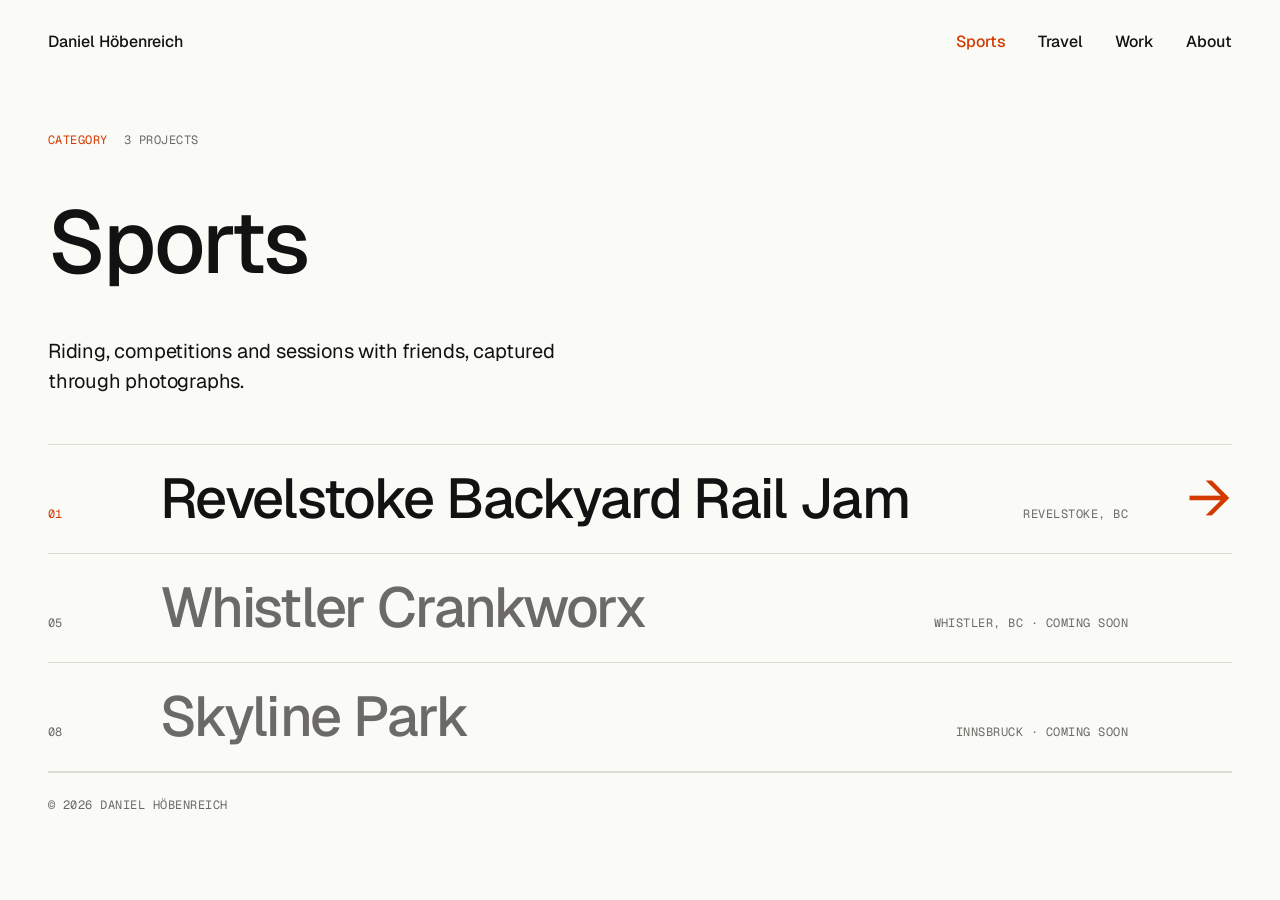
<file: sports.html>
<!DOCTYPE html>
<html lang="en">
<head>
    <meta charset="UTF-8">
    <meta name="viewport" content="width=device-width, initial-scale=1">
    <title>Sports – Daniel Höbenreich</title>
    <meta name="description" content="Sports photography projects by Daniel Höbenreich.">

    <!-- Fonts: Geist + Geist Mono (Google Fonts) -->
    <link rel="preconnect" href="https://fonts.googleapis.com">
    <link rel="preconnect" href="https://fonts.gstatic.com" crossorigin>
    <link href="https://fonts.googleapis.com/css2?family=Geist:wght@400;500&family=Geist+Mono:wght@400&display=swap" rel="stylesheet">

    <link rel="stylesheet" href="css/project-styles.css?v=3">
    <script src="js/menu.js?v=3" defer></script>
</head>
<body>

<!-- Header / Desktop -->
<header class="site-header">
    <a class="site-header__name" href="index.html">Daniel Höbenreich</a>
    <button class="menu-button" type="button" aria-expanded="false" aria-controls="main-nav" aria-label="Open menu">
        <span></span><span></span><span></span>
    </button>
    <nav id="main-nav" aria-label="Main">
        <ul class="site-nav">
            <li><a class="is-active" href="sports.html">Sports</a></li>
            <li><a href="travel.html">Travel</a></li>
            <li><a href="work.html">Work</a></li>
            <li><a href="index.html#about">About</a></li>
        </ul>
    </nav>
</header>

<main>

    <!-- Category intro -->
    <section class="project-intro">
        <p class="project-index">
            <span class="project-index__number">Category</span>
            <span>3 projects</span>
        </p>

        <h1 class="project-title">Sports</h1>

        <p class="project-description">Riding, competitions and sessions with friends, captured through photographs.</p>
    </section>

    <!-- Project list: hover a row to see its photos -->
    <ul class="category-list">
        <li class="category-row">
            <a class="category-row__link" href="Rail-Jam-project.html">
                <span class="category-row__number">01</span>
                <span class="category-row__title">Revelstoke Backyard Rail Jam</span>
                <span class="category-row__meta">Revelstoke, BC</span>
                <span class="category-row__arrow" aria-hidden="true">→</span>
                <span class="category-row__strip">
                    <span class="category-row__photos">
                        <img src="images/rail-jam/hero.jpg" alt="" loading="lazy">
                        <img src="images/rail-jam/photo-01.jpg" alt="" loading="lazy">
                        <img src="images/rail-jam/photo-02.jpg" alt="" loading="lazy">
                        <img src="images/rail-jam/photo-03.jpg" alt="" loading="lazy">
                        <img src="images/rail-jam/photo-04.jpg" alt="" loading="lazy">
                        <img src="images/rail-jam/photo-05.jpg" alt="" loading="lazy">
                        <img src="images/rail-jam/photo-06.jpg" alt="" loading="lazy">
                    </span>
                </span>
            </a>
        </li>

        <li class="category-row category-row--soon">
            <div class="category-row__link">
                <span class="category-row__number">05</span>
                <span class="category-row__title">Whistler Crankworx</span>
                <span class="category-row__meta">Whistler, BC · Coming soon</span>
                <span class="category-row__arrow" aria-hidden="true"></span>
                <span class="category-row__strip">
                    <span class="category-row__photos">
                        <img src="images/projects/05-WhistlerCrankworks.jpg" alt="" loading="lazy">
                    </span>
                </span>
            </div>
        </li>

        <li class="category-row category-row--soon">
            <div class="category-row__link">
                <span class="category-row__number">08</span>
                <span class="category-row__title">Skyline Park</span>
                <span class="category-row__meta">Innsbruck · Coming soon</span>
                <span class="category-row__arrow" aria-hidden="true"></span>
                <span class="category-row__strip">
                    <span class="category-row__photos">
                        <img src="images/projects/08SkylinePark.jpeg" alt="" loading="lazy">
                    </span>
                </span>
            </div>
        </li>
    </ul>

</main>

<!-- Footer / Desktop -->
<footer class="site-footer">
    <p class="label">© 2026 Daniel Höbenreich</p>
</footer>

</body>
</html>
</file>
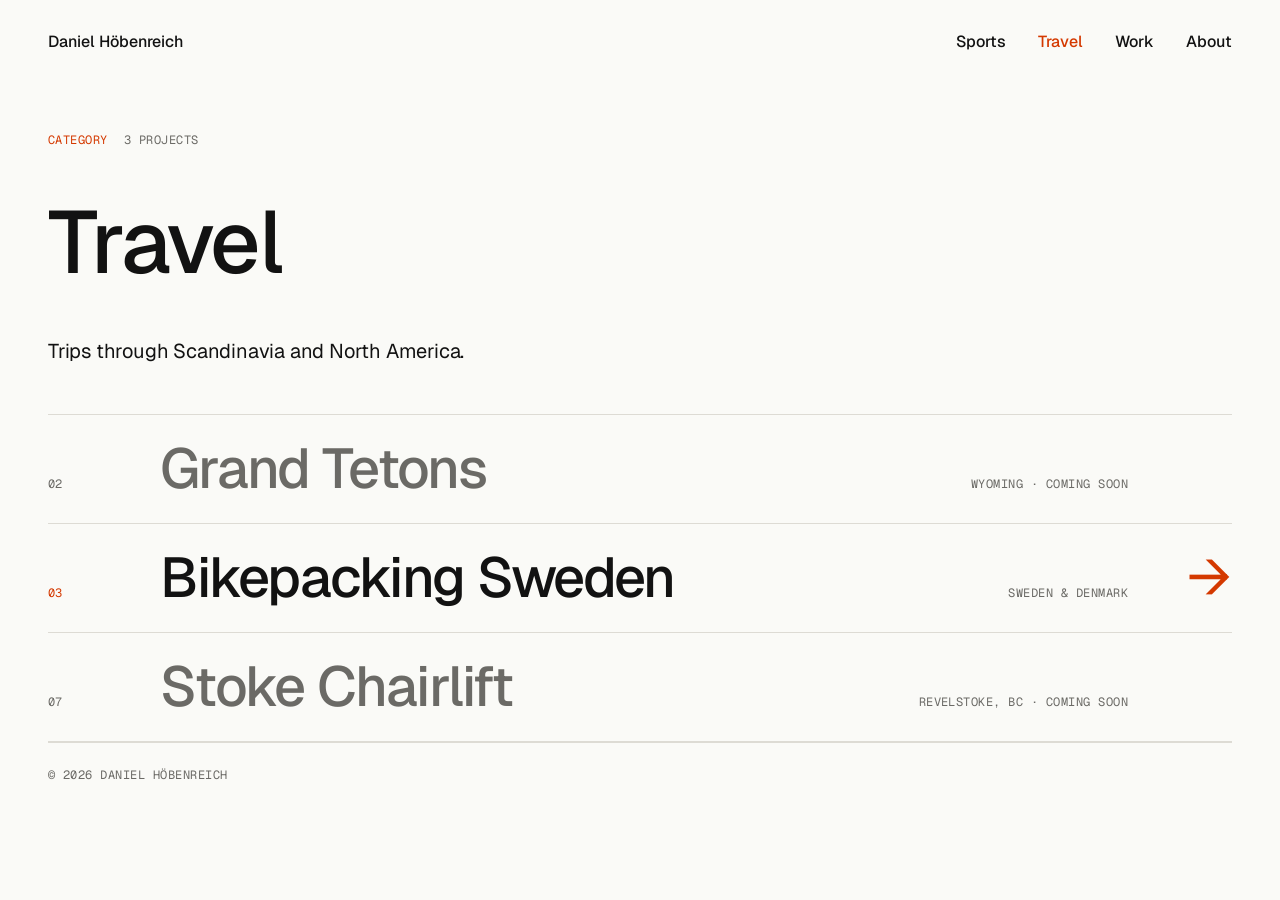
<file: travel.html>
<!DOCTYPE html>
<html lang="en">
<head>
    <meta charset="UTF-8">
    <meta name="viewport" content="width=device-width, initial-scale=1">
    <title>Travel – Daniel Höbenreich</title>
    <meta name="description" content="Travel photography projects by Daniel Höbenreich.">

    <!-- Fonts: Geist + Geist Mono (Google Fonts) -->
    <link rel="preconnect" href="https://fonts.googleapis.com">
    <link rel="preconnect" href="https://fonts.gstatic.com" crossorigin>
    <link href="https://fonts.googleapis.com/css2?family=Geist:wght@400;500&family=Geist+Mono:wght@400&display=swap" rel="stylesheet">

    <link rel="stylesheet" href="css/project-styles.css?v=3">
    <script src="js/menu.js?v=3" defer></script>
</head>
<body>

<!-- Header / Desktop -->
<header class="site-header">
    <a class="site-header__name" href="index.html">Daniel Höbenreich</a>
    <button class="menu-button" type="button" aria-expanded="false" aria-controls="main-nav" aria-label="Open menu">
        <span></span><span></span><span></span>
    </button>
    <nav id="main-nav" aria-label="Main">
        <ul class="site-nav">
            <li><a href="sports.html">Sports</a></li>
            <li><a class="is-active" href="travel.html">Travel</a></li>
            <li><a href="work.html">Work</a></li>
            <li><a href="index.html#about">About</a></li>
        </ul>
    </nav>
</header>

<main>

    <!-- Category intro -->
    <section class="project-intro">
        <p class="project-index">
            <span class="project-index__number">Category</span>
            <span>3 projects</span>
        </p>

        <h1 class="project-title">Travel</h1>

        <p class="project-description">Trips through Scandinavia and North America.</p>
    </section>

    <!-- Project list: hover a row to see its photos.
         Rows with --soon have no project page yet. -->
    <ul class="category-list">
        <li class="category-row category-row--soon">
            <div class="category-row__link">
                <span class="category-row__number">02</span>
                <span class="category-row__title">Grand Tetons</span>
                <span class="category-row__meta">Wyoming · Coming soon</span>
                <span class="category-row__arrow" aria-hidden="true"></span>
                <span class="category-row__strip">
                    <span class="category-row__photos">
                        <img src="images/projects/02-grand-tetons.jpg" alt="" loading="lazy">
                    </span>
                </span>
            </div>
        </li>

        <li class="category-row">
            <a class="category-row__link" href="Bikepacking-Sweden-project.html">
                <span class="category-row__number">03</span>
                <span class="category-row__title">Bikepacking Sweden</span>
                <span class="category-row__meta">Sweden &amp; Denmark</span>
                <span class="category-row__arrow" aria-hidden="true">→</span>
                <span class="category-row__strip">
                    <span class="category-row__photos">
                        <img src="images/Bikepacking-Scandinavia/96590002.jpg" alt="" loading="lazy">
                        <img src="images/Bikepacking-Scandinavia/96590017.jpg" alt="" loading="lazy">
                        <img src="images/Bikepacking-Scandinavia/82180024.jpg" alt="" loading="lazy">
                        <img src="images/Bikepacking-Scandinavia/96610014.jpg" alt="" loading="lazy">
                        <img src="images/Bikepacking-Scandinavia/96600035.jpg" alt="" loading="lazy">
                        <img src="images/Bikepacking-Scandinavia/96590016.jpg" alt="" loading="lazy">
                        <img src="images/Bikepacking-Scandinavia/96600023.jpg" alt="" loading="lazy">
                    </span>
                </span>
            </a>
        </li>

        <li class="category-row category-row--soon">
            <div class="category-row__link">
                <span class="category-row__number">07</span>
                <span class="category-row__title">Stoke Chairlift</span>
                <span class="category-row__meta">Revelstoke, BC · Coming soon</span>
                <span class="category-row__arrow" aria-hidden="true"></span>
                <span class="category-row__strip">
                    <span class="category-row__photos">
                        <img src="images/projects/07StokeChairlift.jpg" alt="" loading="lazy">
                    </span>
                </span>
            </div>
        </li>
    </ul>

</main>

<!-- Footer / Desktop -->
<footer class="site-footer">
    <p class="label">© 2026 Daniel Höbenreich</p>
</footer>

</body>
</html>
</file>
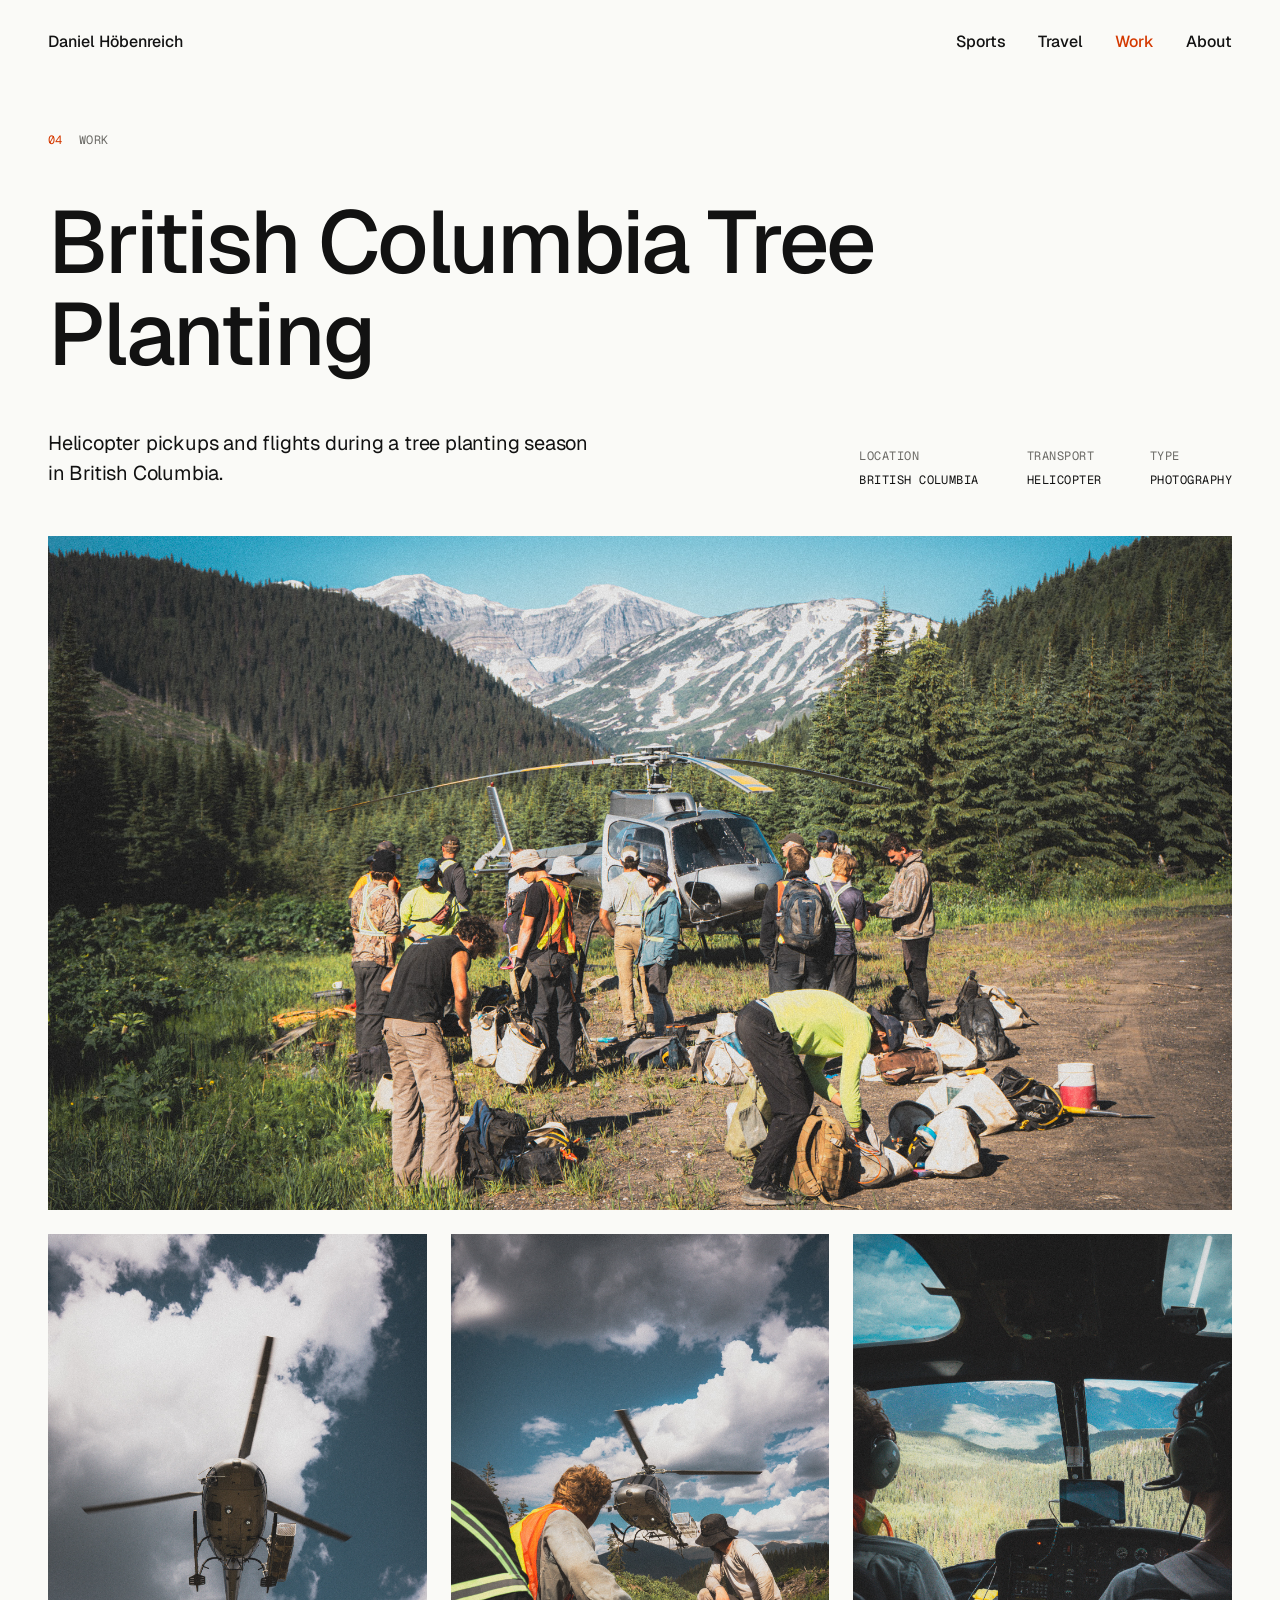
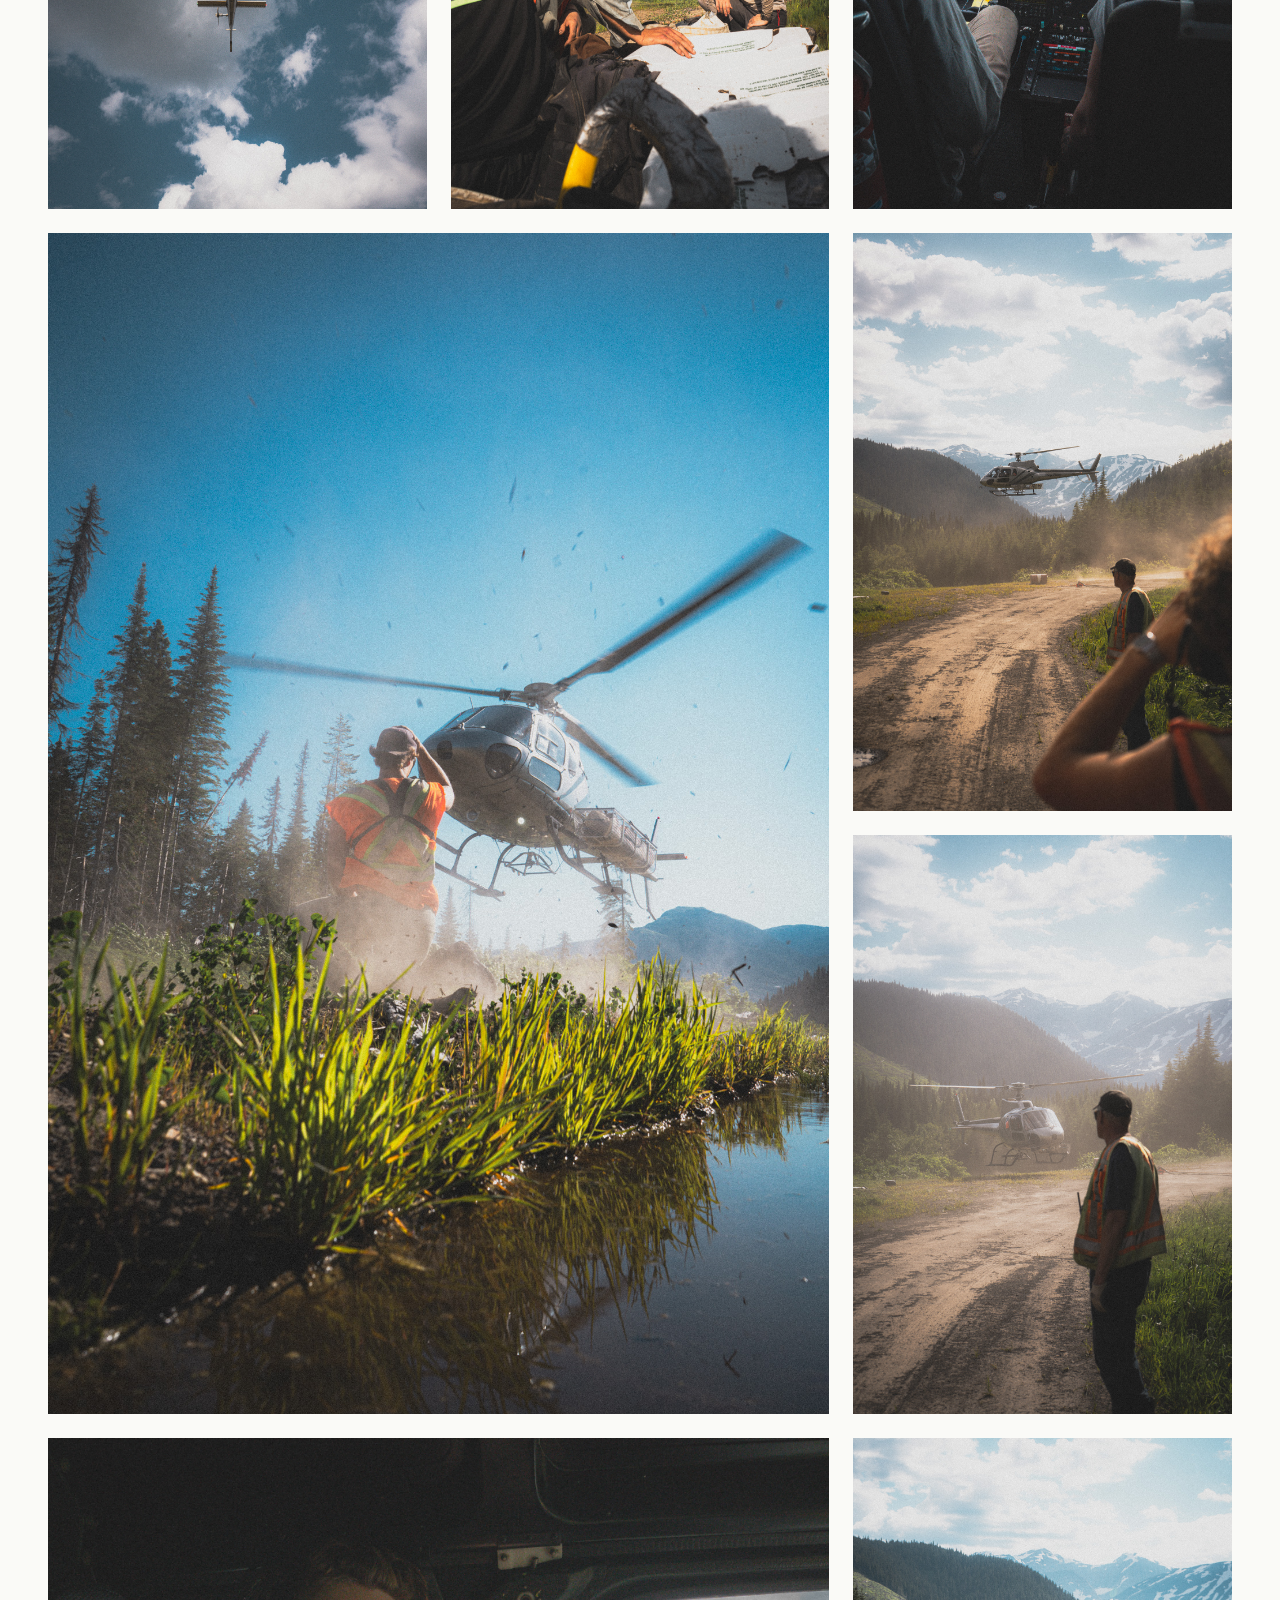
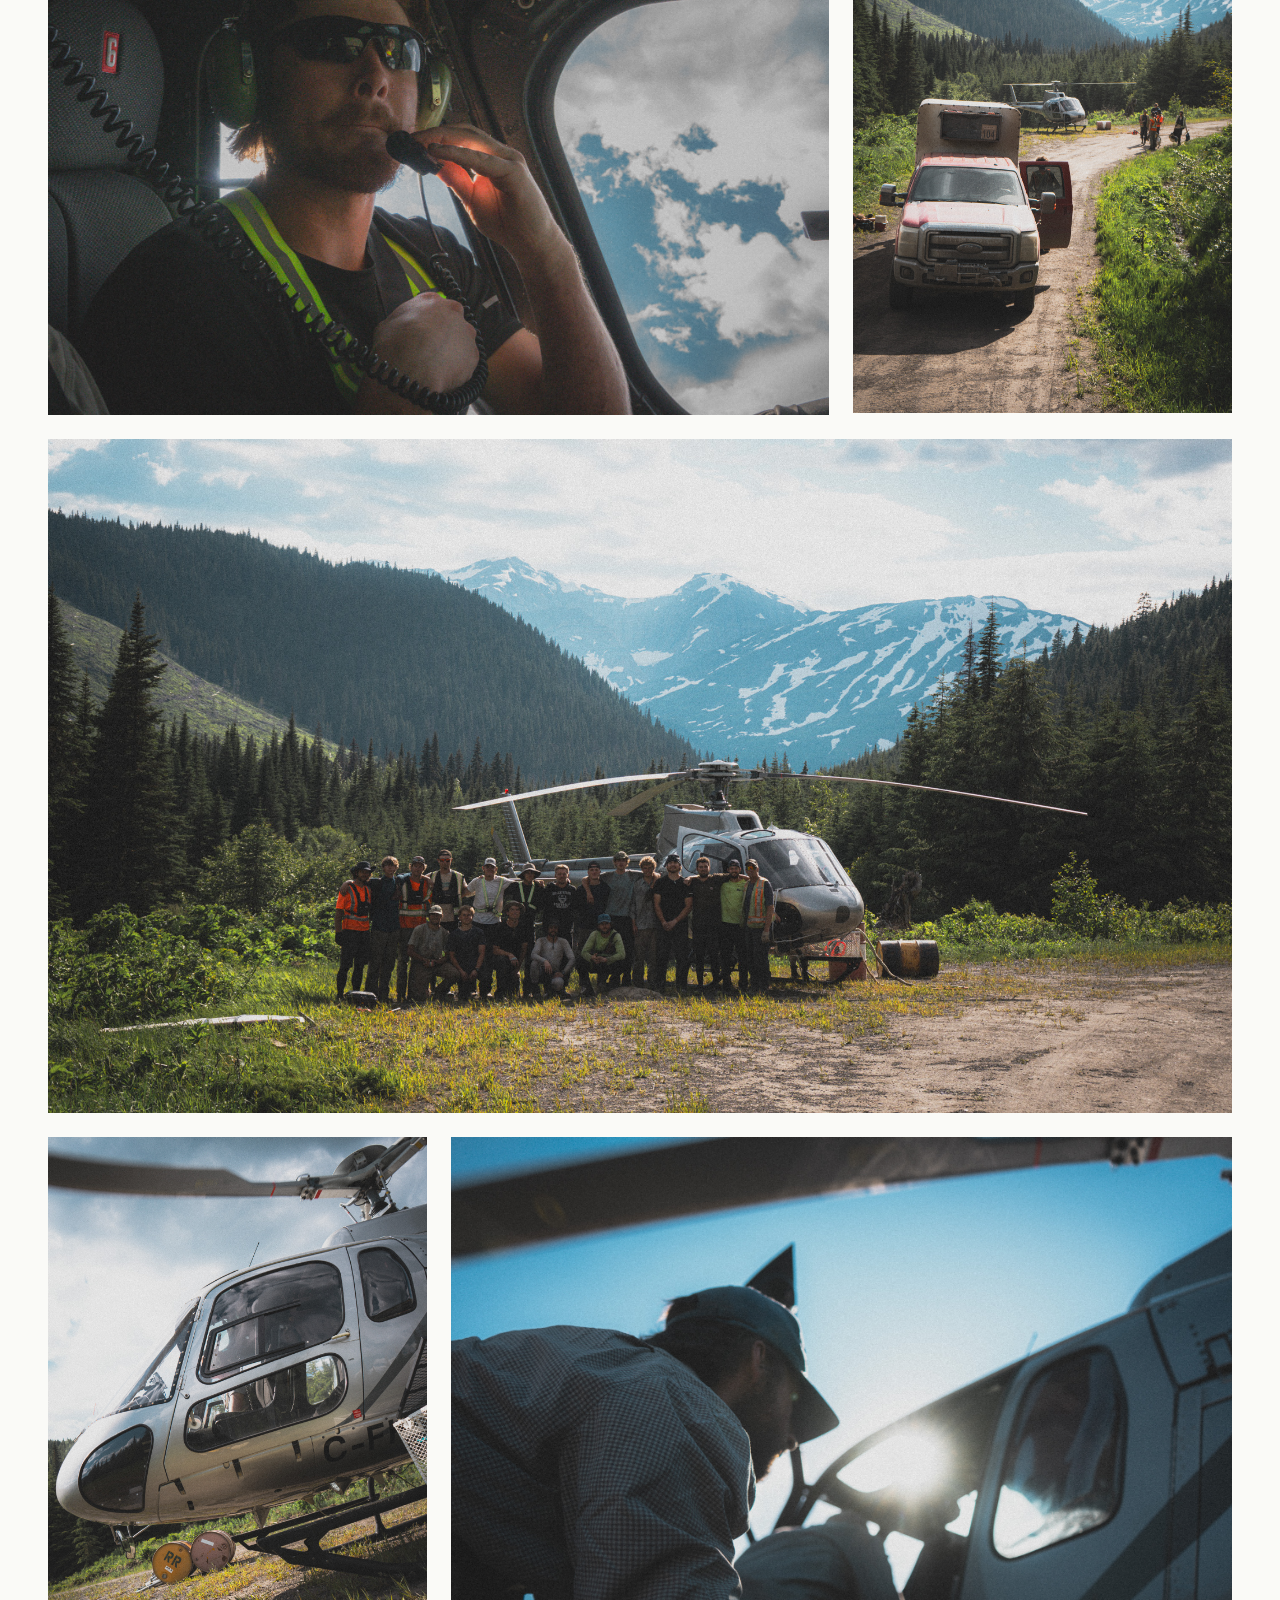
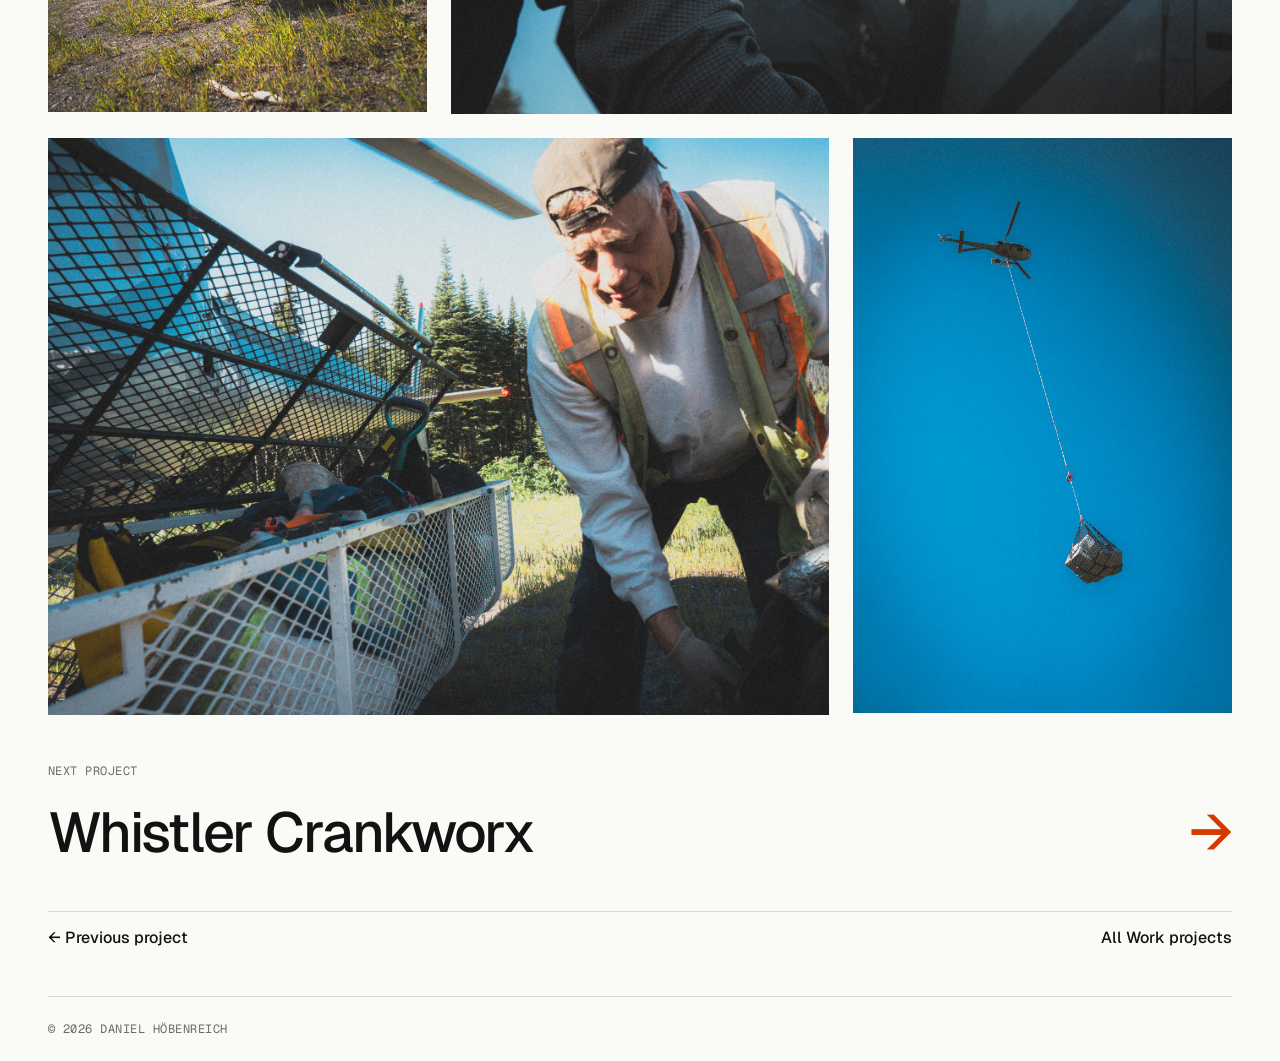
<file: Tree-Planting-project.html>
<!DOCTYPE html>
<html lang="en">
<head>
    <meta charset="UTF-8">
    <meta name="viewport" content="width=device-width, initial-scale=1">
    <title>British Columbia Tree Planting – Daniel Höbenreich</title>
    <meta name="description" content="Helicopter pickups and flights during a tree planting season in British Columbia, captured through photographs.">

    <!-- Fonts: Geist + Geist Mono (Google Fonts) -->
    <link rel="preconnect" href="https://fonts.googleapis.com">
    <link rel="preconnect" href="https://fonts.gstatic.com" crossorigin>
    <link href="https://fonts.googleapis.com/css2?family=Geist:wght@400;500&family=Geist+Mono:wght@400&display=swap" rel="stylesheet">

    <link rel="stylesheet" href="css/project-styles.css?v=3">
    <script src="js/menu.js?v=3" defer></script>
</head>
<body>

<!-- Header / Desktop -->
<header class="site-header">
    <a class="site-header__name" href="index.html">Daniel Höbenreich</a>
    <button class="menu-button" type="button" aria-expanded="false" aria-controls="main-nav" aria-label="Open menu">
        <span></span><span></span><span></span>
    </button>
    <nav id="main-nav" aria-label="Main">
        <ul class="site-nav">
            <li><a href="sports.html">Sports</a></li>
            <li><a href="travel.html">Travel</a></li>
            <li><a class="is-active" href="work.html">Work</a></li>
            <li><a href="about.html">About</a></li>
        </ul>
    </nav>
</header>

<main>

    <!-- Project intro -->
    <section class="project-intro">
        <p class="project-index">
            <span class="project-index__number">04</span>
            <span>Work</span>
        </p>

        <h1 class="project-title">British Columbia Tree Planting</h1>

        <div class="project-summary">
            <p class="project-description">Helicopter pickups and flights during a tree planting season in British Columbia.</p>

            <dl class="project-meta">
                <div>
                    <dt>Location</dt>
                    <dd>British Columbia</dd>
                </div>
                <div>
                    <dt>Transport</dt>
                    <dd>Helicopter</dd>
                </div>
                <div>
                    <dt>Type</dt>
                    <dd>Photography</dd>
                </div>
            </dl>
        </div>
    </section>

    <!-- Hero -->
    <div class="project-hero">
        <img src="images/tree-planting/DSC09454.jpg" alt="Tree planting crew gathered around the helicopter below the mountains" fetchpriority="high">
    </div>

    <!-- Gallery: 3-column grid.
         Row 1: 3 portraits.
         Row 2: feature photo spans 2 columns × 2 rows, 2 photos stacked beside it.
         Then landscape photos span 2 columns (--wide) or the full width (--full). -->
    <section class="gallery" aria-label="Photos">
        <div class="gallery__photo">
            <img src="images/tree-planting/DSC00098.jpg" alt="Helicopter seen from below against the clouds" loading="lazy">
        </div>
        <div class="gallery__photo gallery__photo--half">
            <img src="images/tree-planting/DSC00110.jpg" alt="Planters loading gear as the helicopter comes in" loading="lazy">
        </div>
        <div class="gallery__photo gallery__photo--half">
            <img src="images/tree-planting/DSC00176.jpg" alt="View from the helicopter cockpit over the valley" loading="lazy">
        </div>

        <div class="gallery__photo gallery__photo--feature">
            <img src="images/tree-planting/DSC09676.jpg" alt="Helicopter lifting off above the reeds by a lake" loading="lazy">
        </div>
        <div class="gallery__photo gallery__photo--stack">
            <img src="images/tree-planting/DSC00194.jpg" alt="Helicopter landing on a dusty forest road" loading="lazy">
        </div>
        <div class="gallery__photo gallery__photo--stack">
            <img src="images/tree-planting/DSC00197.jpg" alt="Planter watching the helicopter land on the road" loading="lazy">
        </div>

        <div class="gallery__photo gallery__photo--wide">
            <img src="images/tree-planting/DSC00161.jpg" alt="Planter on the radio inside the helicopter" loading="lazy">
        </div>
        <div class="gallery__photo">
            <img src="images/tree-planting/DSC00211.jpg" alt="Truck on the forest road with the helicopter behind" loading="lazy">
        </div>

        <div class="gallery__photo gallery__photo--full">
            <img src="images/tree-planting/DSC00223.jpg" alt="Crew gathered around the helicopter in the mountains" loading="lazy">
        </div>

        <div class="gallery__photo">
            <img src="images/tree-planting/DSC00192.jpg" alt="Helicopter landed on the grass at the pickup spot" loading="lazy">
        </div>
        <div class="gallery__photo gallery__photo--wide">
            <img src="images/tree-planting/DSC00245.jpg" alt="Crew member at the helicopter door against the sun" loading="lazy">
        </div>

        <div class="gallery__photo gallery__photo--wide">
            <img src="images/tree-planting/DSC09533.jpg" alt="Crew member loading gear beside the helicopter cargo basket" loading="lazy">
        </div>
        <div class="gallery__photo">
            <img src="images/tree-planting/DSC09945.jpg" alt="Helicopter slinging a load of trees across the blue sky" loading="lazy">
        </div>
    </section>

    <!-- Project navigation -->
    <nav class="project-nav" aria-label="Project navigation">
        <p class="label">Next project</p>

        <a class="next-project" href="whistler-crankworx.html">
            <span class="next-project__title">Whistler Crankworx</span>
            <span class="next-project__arrow" aria-hidden="true">→</span>
        </a>

        <div class="project-nav__links">
            <a href="Bikepacking-Sweden-project.html">← Previous project</a>
            <a href="work.html">All Work projects</a>
        </div>
    </nav>

</main>

<!-- Footer / Desktop -->
<footer class="site-footer">
    <p class="label">© 2026 Daniel Höbenreich</p>
</footer>

</body>
</html>
</file>
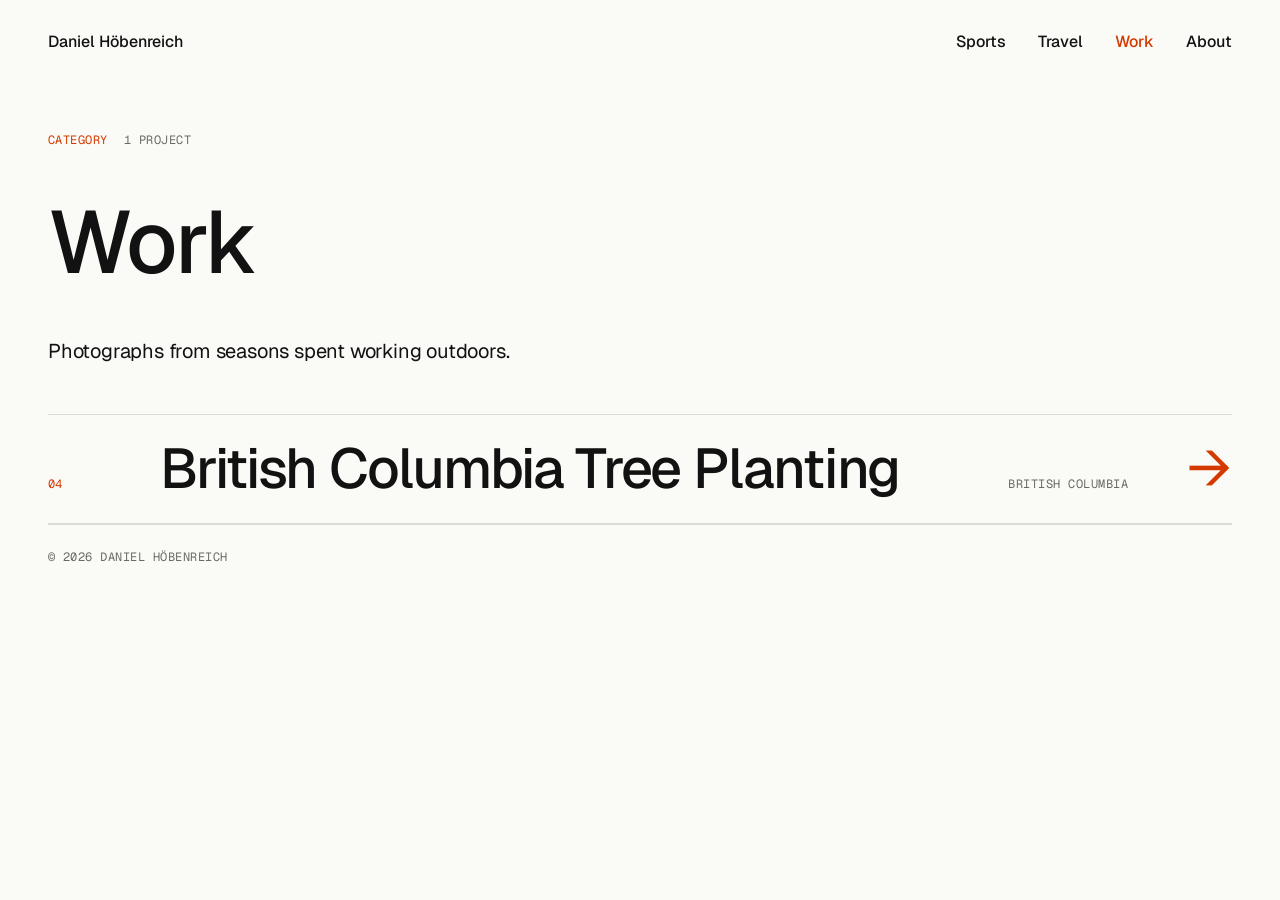
<file: work.html>
<!DOCTYPE html>
<html lang="en">
<head>
    <meta charset="UTF-8">
    <meta name="viewport" content="width=device-width, initial-scale=1">
    <title>Work – Daniel Höbenreich</title>
    <meta name="description" content="Photographs from seasons of work by Daniel Höbenreich.">

    <!-- Fonts: Geist + Geist Mono (Google Fonts) -->
    <link rel="preconnect" href="https://fonts.googleapis.com">
    <link rel="preconnect" href="https://fonts.gstatic.com" crossorigin>
    <link href="https://fonts.googleapis.com/css2?family=Geist:wght@400;500&family=Geist+Mono:wght@400&display=swap" rel="stylesheet">

    <link rel="stylesheet" href="css/project-styles.css?v=3">
    <script src="js/menu.js?v=3" defer></script>
</head>
<body>

<!-- Header / Desktop -->
<header class="site-header">
    <a class="site-header__name" href="index.html">Daniel Höbenreich</a>
    <button class="menu-button" type="button" aria-expanded="false" aria-controls="main-nav" aria-label="Open menu">
        <span></span><span></span><span></span>
    </button>
    <nav id="main-nav" aria-label="Main">
        <ul class="site-nav">
            <li><a href="sports.html">Sports</a></li>
            <li><a href="travel.html">Travel</a></li>
            <li><a class="is-active" href="work.html">Work</a></li>
            <li><a href="index.html#about">About</a></li>
        </ul>
    </nav>
</header>

<main>

    <!-- Category intro -->
    <section class="project-intro">
        <p class="project-index">
            <span class="project-index__number">Category</span>
            <span>1 project</span>
        </p>

        <h1 class="project-title">Work</h1>

        <p class="project-description">Photographs from seasons spent working outdoors.</p>
    </section>

    <!-- Project list: hover a row to see its photos -->
    <ul class="category-list">
        <li class="category-row">
            <a class="category-row__link" href="Tree-Planting-project.html">
                <span class="category-row__number">04</span>
                <span class="category-row__title">British Columbia Tree Planting</span>
                <span class="category-row__meta">British Columbia</span>
                <span class="category-row__arrow" aria-hidden="true">→</span>
                <span class="category-row__strip">
                    <span class="category-row__photos">
                        <img src="images/tree-planting/DSC09454.jpg" alt="" loading="lazy">
                        <img src="images/tree-planting/DSC00098.jpg" alt="" loading="lazy">
                        <img src="images/tree-planting/DSC00110.jpg" alt="" loading="lazy">
                        <img src="images/tree-planting/DSC00176.jpg" alt="" loading="lazy">
                        <img src="images/tree-planting/DSC09676.jpg" alt="" loading="lazy">
                        <img src="images/tree-planting/DSC00194.jpg" alt="" loading="lazy">
                        <img src="images/tree-planting/DSC00197.jpg" alt="" loading="lazy">
                    </span>
                </span>
            </a>
        </li>
    </ul>

</main>

<!-- Footer / Desktop -->
<footer class="site-footer">
    <p class="label">© 2026 Daniel Höbenreich</p>
</footer>

</body>
</html>
</file>
<file: css/styles.css>
:root {
    /* Colours */
    --bg-page:        #fafaf7;
    --text-primary:   #121212;
    --text-muted:     #6b6a66;
    --text-on-accent: #fafaf7;
    --accent-primary: #d43900;
    --line-divider:   #dddbd4;

    /* Spacing */
    --space-xs:  8px;
    --space-sm: 16px;
    --space-md: 24px;
    --space-lg: 32px;
    --space-xl: 48px;

    /* Fonts */
    --font-sans: "Geist", system-ui, sans-serif;
    --font-mono: "Geist Mono", ui-monospace, monospace;
}



* {
    box-sizing: border-box;
}

body {
    margin: 0;
    background-color: var(--bg-page);
    color: var(--text-primary);
    font-family: var(--font-sans);
}

/* Centered column like the Figma frame:
   1344px content + 48px space left and right = 1440px.
   On smaller screens the column shrinks, the 48px stay. */
.topbar, .hero, #work, #about, footer {
    padding-left: var(--space-xl);
    padding-right: var(--space-xl);
}

.hero{
    /*background-color: aqua;*/

}


.button{
    display: inline-block;
    padding: 15px 32px;
    background-color: var(--accent-primary);
    color: var(--text-on-accent);
    border: 1px solid var(--accent-primary);
    text-align: center;
    font-size: 16px;
}

.hero .button{
    margin-top: var(--space-lg);
    margin-bottom: var(--space-xl);
}

.button-outline{
    background-color: var(--bg-page);
    color: var(--accent-primary);
}


.hero img {
    width: 100%;
    aspect-ratio: 1344 / 640;
    object-fit: cover;
}

header{
   /* background-color: firebrick;*/
}

.divider{
    margin: 5px;
    background-color: #DDDBD4;
    height: 2px;
}

#work{
   /* background-color: darkslategrey;*/
}
.grid{
    display: grid;
    grid-template-columns: repeat(3, 1fr);
    gap: var(--space-md)
}

.card{
    padding: var(--space-sm);
}

.card.horizontal {
    grid-column: span 2;
}

.card.horizontal img {
    aspect-ratio: 856 / 556;
}
.card img{
    width: 100%;
    height: calc(556 / 1440 * 100vw);
    object-fit: cover;
}

#about{
    /*background-color: darkolivegreen;*/
}

#about img {
    max-width: 200px;
    max-height: 200px;
    flex-shrink: 0;
}

.about-row {
    display: flex;
    align-items: flex-start;
    gap: var(--space-lg);
}
footer{
   /* background-color: darkviolet;*/
}

h1, h2, h3, p, ul, dl, dd {
    margin: 0;
}

ul {
    padding: 0;
    list-style: none;
}

img {
    display: block;
    max-width: 100%;
}

a {
    color: inherit;
    text-decoration: none;
}


/* Text styles Figma styleguide*/
.text-display-xl {
    font-size: 88px;
    font-weight: 500;
    line-height: 92px;
    letter-spacing: -0.03em;
}

.text-display-l {
    font-size: 56px;
    font-weight: 500;
    line-height: 60px;
    letter-spacing: -0.03em;
}

.text-display-m {
    font-size: 36px;
    font-weight: 500;
    line-height: 42px;
    letter-spacing: -0.02em;
}

.text-body-l {
    font-size: 20px;
    line-height: 30px;
    letter-spacing: -0.01em;
}

.text-body-m {
    font-size: 16px;
    line-height: 26px;
}

.text-header{
    font-size: 20px;
    font-weight: 500;
    line-height: 20px;
}
.text-nav {
    font-size: 20px;
    font-weight: 500;
    line-height: 20px;
    word-spacing: 20px;
}

/* Menu and header links turn orange under the cursor */
.topbar a {
    transition: color 0.2s ease;
}

.topbar a:hover {
    color: var(--accent-primary);
}

.text-label {
    font-family: var(--font-mono);
    font-size: 12px;
    line-height: 16px;
    letter-spacing: 0.04em;
    text-transform: uppercase;

}

.text-muted  { color: var(--text-muted); }
.text-accent { color: var(--accent-primary); }


.topbar {
    display: flex;
    flex-wrap: wrap;
    justify-content: space-between;
    gap: 1rem;
    padding-top: 2rem;
    padding-bottom: 2rem;
    border-radius: 0 0 1rem 1rem;
}


/* Menu button (☰): hidden on desktop, shown on phones */
.menu-button {
    display: none;
    position: relative;
    width: 24px;
    height: 24px;
    padding: 0;
    border: 0;
    background: none;
    color: var(--text-primary);
    cursor: pointer;
}

.menu-button span {
    position: absolute;
    left: 3px;
    width: 18px;
    height: 1.5px;
    background: currentColor;
    transition: transform 0.25s ease, opacity 0.2s ease;
}

.menu-button span:nth-child(1) { top: 6px; }
.menu-button span:nth-child(2) { top: 11px; }
.menu-button span:nth-child(3) { top: 16px; }

/* Open: the three lines turn into an X */
.menu-open .menu-button span:nth-child(1) { transform: translateY(5px) rotate(45deg); }
.menu-open .menu-button span:nth-child(2) { opacity: 0; }
.menu-open .menu-button span:nth-child(3) { transform: translateY(-5px) rotate(-45deg); }


/* Smaller screens */
@media (max-width: 1024px) {
    .grid {
        grid-template-columns: repeat(2, 1fr);
    }
}


/* =========================================================
   Phones (Figma "Home – Mobile")
   ========================================================= */
@media (max-width: 700px) {

    .topbar, .hero, #work, #about, footer {
        padding-left: var(--space-sm);
        padding-right: var(--space-sm);
    }

    /* Header: name left, ☰ right, menu folds open below */
    .topbar {
        align-items: center;
        padding-top: var(--space-sm);
        padding-bottom: var(--space-sm);
        font-size: 16px;
    }

    .menu-button {
        display: block;
    }

    .topbar .text-nav {
        display: none;
        flex-basis: 100%;
        flex-direction: column;
        gap: var(--space-sm);
        padding: var(--space-md) 0 var(--space-sm);
        font-size: 28px;
        line-height: 32px;
        letter-spacing: -0.02em;
        word-spacing: normal;
    }

    .menu-open .topbar .text-nav {
        display: flex;
    }

    /* Hero */
    .text-display-xl {
        font-size: 34px;
        line-height: 38px;
    }

    .hero .text-body-l {
        margin-top: var(--space-md);
        font-size: 18px;
        line-height: 26px;
    }

    .button {
        display: block;
        width: 100%;
    }

    .hero .button {
        margin-top: 0;
        margin-bottom: 12px;
    }

    .hero .button:first-of-type {
        margin-top: var(--space-md);
    }

    .hero img {
        margin-top: var(--space-sm);
        aspect-ratio: 4 / 3;
    }

    /* Small mono labels: text left, category / count right */
    .hero .text-label,
    #work > h2.text-label {
        display: flex;
        justify-content: space-between;
        gap: var(--space-sm);
        margin: var(--space-xs) 0 var(--space-sm);
    }

    #work > h2.text-label {
        margin-top: var(--space-md);
    }

    /* Project grid: pairs, with the feature + landscape cards full width */
    .grid {
        gap: var(--space-md) 12px;
    }

    .card {
        padding: 0;
    }

    .card img,
    .card.horizontal img {
        height: auto;
        aspect-ratio: 3 / 4;
        margin-bottom: var(--space-xs);
    }

    .card.horizontal,
    .card--feature {
        grid-column: span 2;
    }

    .card.horizontal img {
        aspect-ratio: 3 / 2;
    }

    .card--feature img {
        aspect-ratio: 4 / 5;
    }

    .card .text-muted {
        margin-top: 4px;
        font-size: 14px;
        line-height: 20px;
    }

    #work > .button {
        margin: var(--space-lg) 0 var(--space-md);
    }

    /* About: portrait on top, text below */
    .about-row {
        flex-direction: column;
        gap: var(--space-md);
        padding-top: var(--space-md);
    }

    #about img {
        width: 160px;
        height: 160px;
        max-width: none;
        max-height: none;
        object-fit: cover;
    }

    .text-display-m {
        font-size: 24px;
        line-height: 30px;
    }

    #about .text-display-m + .text-display-m {
        margin-top: var(--space-sm);
    }

    #about .text-nav {
        display: flex;
        gap: var(--space-md);
        margin: var(--space-md) 0;
        font-size: 18px;
        word-spacing: normal;
    }

    footer {
        padding-top: var(--space-md);
        padding-bottom: var(--space-lg);
    }
}
</file>
<file: css/project-styles.css>
/* =========================================================
   Design tokens (from the Figma "03 - Design System" page)
   ========================================================= */
:root {
    /* Colors */
    --bg-page: #fafaf7;
    --text-primary: #121212;
    --text-muted: #6b6a66;
    --accent-primary: #d43900;
    --line-divider: #dddbd4;

    /* Spacing */
    --space-xs: 8px;
    --space-sm: 16px;
    --space-md: 24px;
    --space-lg: 32px;
    --space-xl: 48px;

    /* Fonts */
    --font-sans: "Geist", system-ui, -apple-system, "Segoe UI", sans-serif;
    --font-mono: "Geist Mono", ui-monospace, "SF Mono", Menlo, monospace;
}


/* =========================================================
   Base
   ========================================================= */
*,
*::before,
*::after {
    box-sizing: border-box;
}

body {
    margin: 0;
    background: var(--bg-page);
    color: var(--text-primary);
    font-family: var(--font-sans);
    -webkit-font-smoothing: antialiased;
    -moz-osx-font-smoothing: grayscale;
}

h1,
p,
dl,
dd,
ul {
    margin: 0;
    padding: 0;
}

ul {
    list-style: none;
}

img {
    display: block;
    max-width: 100%;
}

a {
    color: inherit;
    text-decoration: none;
    transition: color 0.2s ease;
}

a:hover {
    color: var(--accent-primary);
}

a:focus-visible {
    outline: 2px solid var(--accent-primary);
    outline-offset: 4px;
}


/* =========================================================
   Type styles
   ========================================================= */

/* label/sm – Geist Mono 12/16, +4%, uppercase */
.label,
.project-index,
.project-meta {
    font-family: var(--font-mono);
    font-size: 12px;
    font-weight: 400;
    line-height: 16px;
    letter-spacing: 0.04em;
    text-transform: uppercase;
}

.label {
    color: var(--text-muted);
}


/* =========================================================
   Header / Desktop
   ========================================================= */
.site-header {
    display: flex;
    align-items: center;
    justify-content: space-between;
    padding: var(--space-lg) var(--space-xl);

    /* label/md – Geist Medium 16/20 */
    font-size: 16px;
    font-weight: 500;
    line-height: 20px;
}

.site-nav {
    display: flex;
    gap: var(--space-lg);
}

.site-nav .is-active {
    color: var(--accent-primary);
}


/* =========================================================
   Project intro
   ========================================================= */
.project-intro {
    display: flex;
    flex-direction: column;
    gap: var(--space-xl);
    padding: var(--space-xl);
}

.project-index {
    display: flex;
    gap: var(--space-sm);
    color: var(--text-muted);
}

.project-index__number {
    color: var(--accent-primary);
}

/* display/xl – Geist Medium 88/92, -3% */
.project-title {
    max-width: 900px;
    font-size: 88px;
    font-weight: 500;
    line-height: 92px;
    letter-spacing: -0.03em;
}

.project-summary {
    display: flex;
    align-items: flex-end;
    justify-content: space-between;
    gap: var(--space-xl);
}

/* body/lg – Geist Regular 20/30, -1% */
.project-description {
    max-width: 560px;
    font-size: 20px;
    font-weight: 400;
    line-height: 30px;
    letter-spacing: -0.01em;
}

.project-meta {
    display: flex;
    gap: var(--space-xl);
    white-space: nowrap;
}

.project-meta div {
    display: flex;
    flex-direction: column;
    gap: var(--space-xs);
}

.project-meta dt {
    color: var(--text-muted);
}


/* =========================================================
   Hero
   ========================================================= */
.project-hero {
    padding: 0 var(--space-xl);
}

.project-hero img {
    width: 100%;
    aspect-ratio: 1344 / 765;
    object-fit: cover;
}


/* =========================================================
   Gallery
   3 equal columns, 24px gap.
   Photo 04 spans 2 columns and 2 rows; 05 + 06 stack beside it.
   ========================================================= */
.gallery {
    display: grid;
    grid-template-columns: repeat(3, 1fr);
    gap: var(--space-md);
    padding: var(--space-md) var(--space-xl) 0;
}

.gallery__photo {
    position: relative;
    aspect-ratio: 432 / 656;
    overflow: hidden;
}

.gallery__photo--stack {
    aspect-ratio: 432 / 660;
}

.gallery__photo--feature {
    grid-column: span 2;
    grid-row: span 2;
    aspect-ratio: auto; /* height comes from the two stacked photos */
}

/* Landscape photo across 2 columns, same row height as a portrait */
.gallery__photo--wide {
    grid-column: span 2;
    aspect-ratio: 888 / 656;
}

/* Landscape photo across the full width, same ratio as the hero */
.gallery__photo--full {
    grid-column: 1 / -1;
    aspect-ratio: 1344 / 765;
}

.gallery__photo img {
    position: absolute;
    inset: 0;
    width: 100%;
    height: 100%;
    object-fit: cover;
}


/* =========================================================
   Project navigation
   ========================================================= */
.project-nav {
    display: flex;
    flex-direction: column;
    gap: var(--space-md);
    padding: var(--space-xl);
}

/* display/lg – Geist Medium 56/60, -3% */
.next-project {
    display: flex;
    align-items: center;
    justify-content: space-between;
    gap: var(--space-xl);
    font-size: 56px;
    font-weight: 500;
    line-height: 60px;
    letter-spacing: -0.03em;
}

.next-project__arrow {
    color: var(--accent-primary);
    transition: transform 0.25s ease;
}

.next-project:hover .next-project__arrow {
    transform: translateX(8px);
}

.project-nav__links {
    display: flex;
    justify-content: space-between;
    margin-top: var(--space-md);
    padding-top: var(--space-sm);
    border-top: 1px solid var(--line-divider);

    /* label/md */
    font-size: 16px;
    font-weight: 500;
    line-height: 20px;
}


/* =========================================================
   Category pages (Sports / Travel / Work)
   A numbered list of projects. Hovering a row slides open
   a strip of small photos from that project.
   ========================================================= */
.category-list {
    margin: 0 var(--space-xl);
    border-top: 1px solid var(--line-divider);
}

.category-row {
    border-bottom: 1px solid var(--line-divider);
}

.category-row__link {
    display: grid;
    grid-template-columns: 64px 1fr auto 56px;
    align-items: baseline;
    column-gap: var(--space-xl);
    padding: var(--space-md) 0;
}

.category-row__number {
    color: var(--accent-primary);
}

/* display/lg – Geist Medium 56/60, -3% (same as "Next project") */
.category-row__title {
    font-size: 56px;
    font-weight: 500;
    line-height: 60px;
    letter-spacing: -0.03em;
}

.category-row__meta {
    color: var(--text-muted);
    white-space: nowrap;
}

.category-row__number,
.category-row__meta {
    font-family: var(--font-mono);
    font-size: 12px;
    line-height: 16px;
    letter-spacing: 0.04em;
    text-transform: uppercase;
}

.category-row__arrow {
    justify-self: end;
    font-size: 56px;
    line-height: 60px;
    color: var(--accent-primary);
    transition: transform 0.25s ease;
}

/* Photo strip: closed (0 height) until the row is hovered */
.category-row__strip {
    grid-column: 2 / -1;
    display: grid;
    grid-template-rows: 0fr;
    transition: grid-template-rows 0.4s ease;
}

.category-row__photos {
    display: flex;
    gap: var(--space-xs);
    overflow: hidden;
}

.category-row__photos img {
    height: 96px;
    width: auto;
    margin-top: var(--space-md);
    opacity: 0;
    transform: translateY(8px);
    transition: opacity 0.3s ease, transform 0.3s ease;
}

/* Photos fade in one after another */
.category-row__photos img:nth-child(2) { transition-delay: 0.04s; }
.category-row__photos img:nth-child(3) { transition-delay: 0.08s; }
.category-row__photos img:nth-child(4) { transition-delay: 0.12s; }
.category-row__photos img:nth-child(5) { transition-delay: 0.16s; }
.category-row__photos img:nth-child(6) { transition-delay: 0.20s; }
.category-row__photos img:nth-child(7) { transition-delay: 0.24s; }

/* Open state: on hover, or when the link is focused with the keyboard */
.category-row:hover .category-row__strip,
.category-row__link:focus-visible .category-row__strip {
    grid-template-rows: 1fr;
}

.category-row:hover .category-row__photos img,
.category-row__link:focus-visible .category-row__photos img {
    opacity: 1;
    transform: none;
}

.category-row:hover .category-row__arrow,
.category-row__link:focus-visible .category-row__arrow {
    transform: translateX(8px);
}

/* Projects without a page yet: greyed out, not a link */
.category-row--soon .category-row__title {
    color: var(--text-muted);
}

.category-row--soon .category-row__number {
    color: var(--text-muted);
}

/* Touch screens have no hover: keep the strips open */
@media (hover: none) {
    .category-row__strip {
        grid-template-rows: 1fr;
    }

    .category-row__photos img {
        opacity: 1;
        transform: none;
    }
}


/* =========================================================
   Footer / Desktop
   ========================================================= */
.site-footer {
    margin: 0 var(--space-xl);
    padding: var(--space-md) 0;
    border-top: 1px solid var(--line-divider);
}


/* =========================================================
   Menu button (☰): hidden on desktop, shown on phones
   ========================================================= */
.menu-button {
    display: none;
    position: relative;
    width: 24px;
    height: 24px;
    padding: 0;
    border: 0;
    background: none;
    color: var(--text-primary);
    cursor: pointer;
}

.menu-button span {
    position: absolute;
    left: 3px;
    width: 18px;
    height: 1.5px;
    background: currentColor;
    transition: transform 0.25s ease, opacity 0.2s ease;
}

.menu-button span:nth-child(1) { top: 6px; }
.menu-button span:nth-child(2) { top: 11px; }
.menu-button span:nth-child(3) { top: 16px; }

/* Open: the three lines turn into an X */
.menu-open .menu-button span:nth-child(1) { transform: translateY(5px) rotate(45deg); }
.menu-open .menu-button span:nth-child(2) { opacity: 0; }
.menu-open .menu-button span:nth-child(3) { transform: translateY(-5px) rotate(-45deg); }


/* =========================================================
   Phones (Figma "Project Detail – Mobile")
   ========================================================= */
@media (max-width: 700px) {

    /* Header: name left, ☰ right, menu folds open below */
    .site-header {
        flex-wrap: wrap;
        padding: var(--space-sm);
    }

    .menu-button {
        display: block;
    }

    .site-header nav {
        display: none;
        flex-basis: 100%;
    }

    .menu-open .site-header nav {
        display: block;
    }

    .site-nav {
        flex-direction: column;
        gap: var(--space-sm);
        padding: var(--space-md) 0 var(--space-sm);
        font-size: 28px;
        line-height: 32px;
        letter-spacing: -0.02em;
    }

    /* Intro */
    .project-intro {
        gap: var(--space-md);
        padding: var(--space-md) var(--space-sm);
    }

    .project-title {
        font-size: 36px;
        line-height: 40px;
    }

    .project-summary {
        flex-direction: column;
        align-items: stretch;
        gap: var(--space-md);
    }

    .project-description {
        font-size: 16px;
        line-height: 24px;
    }

    /* Meta as rows: label left, value right, thin lines between */
    .project-meta {
        flex-direction: column;
        gap: 0;
        white-space: normal;
    }

    .project-meta div {
        flex-direction: row;
        justify-content: space-between;
        gap: var(--space-sm);
        padding: 12px 0;
        border-top: 1px solid var(--line-divider);
    }

    .project-meta div:last-child {
        border-bottom: 1px solid var(--line-divider);
    }

    .project-meta dd {
        text-align: right;
    }

    /* Hero */
    .project-hero {
        padding: 0 var(--space-sm);
    }

    .project-hero img {
        aspect-ratio: 4 / 3;
    }

    /* Gallery: 2 columns. Photos are full width,
       except --half and --stack photos, which sit side by side. */
    .gallery {
        grid-template-columns: repeat(2, 1fr);
        gap: var(--space-xs);
        padding: var(--space-xs) var(--space-sm) 0;
    }

    .gallery__photo,
    .gallery__photo--feature,
    .gallery__photo--wide,
    .gallery__photo--full {
        grid-column: span 2;
        grid-row: auto;
        aspect-ratio: 4 / 5;
    }

    .gallery__photo--wide,
    .gallery__photo--full {
        aspect-ratio: 3 / 2;
    }

    .gallery__photo--half,
    .gallery__photo--stack {
        grid-column: span 1;
        aspect-ratio: 2 / 3;
    }

    /* Next project */
    .project-nav {
        gap: var(--space-sm);
        padding: var(--space-xl) var(--space-sm) var(--space-md);
    }

    .next-project {
        gap: var(--space-sm);
        font-size: 36px;
        line-height: 40px;
    }

    .project-nav__links {
        gap: var(--space-sm);
        font-size: 14px;
        line-height: 18px;
    }

    .site-footer {
        margin: 0 var(--space-sm);
    }

    /* Category pages (Sports / Travel / Work) */
    .category-list {
        margin: 0 var(--space-sm);
    }

    .category-row__link {
        grid-template-columns: 32px 1fr auto;
        column-gap: var(--space-sm);
        row-gap: 4px;
        padding: var(--space-sm) 0;
    }

    .category-row__title {
        font-size: 28px;
        line-height: 32px;
    }

    .category-row__arrow {
        grid-column: 3;
        grid-row: 1;
        font-size: 28px;
        line-height: 32px;
    }

    .category-row__meta {
        grid-column: 2 / -1;
        white-space: normal;
    }

    .category-row__strip {
        grid-column: 2 / -1;
    }

    /* Strip scrolls sideways if the photos don't fit */
    .category-row__photos {
        overflow-x: auto;
        scrollbar-width: none;
    }

    .category-row__photos img {
        height: 72px;
        margin-top: var(--space-sm);
    }
}
</file>
